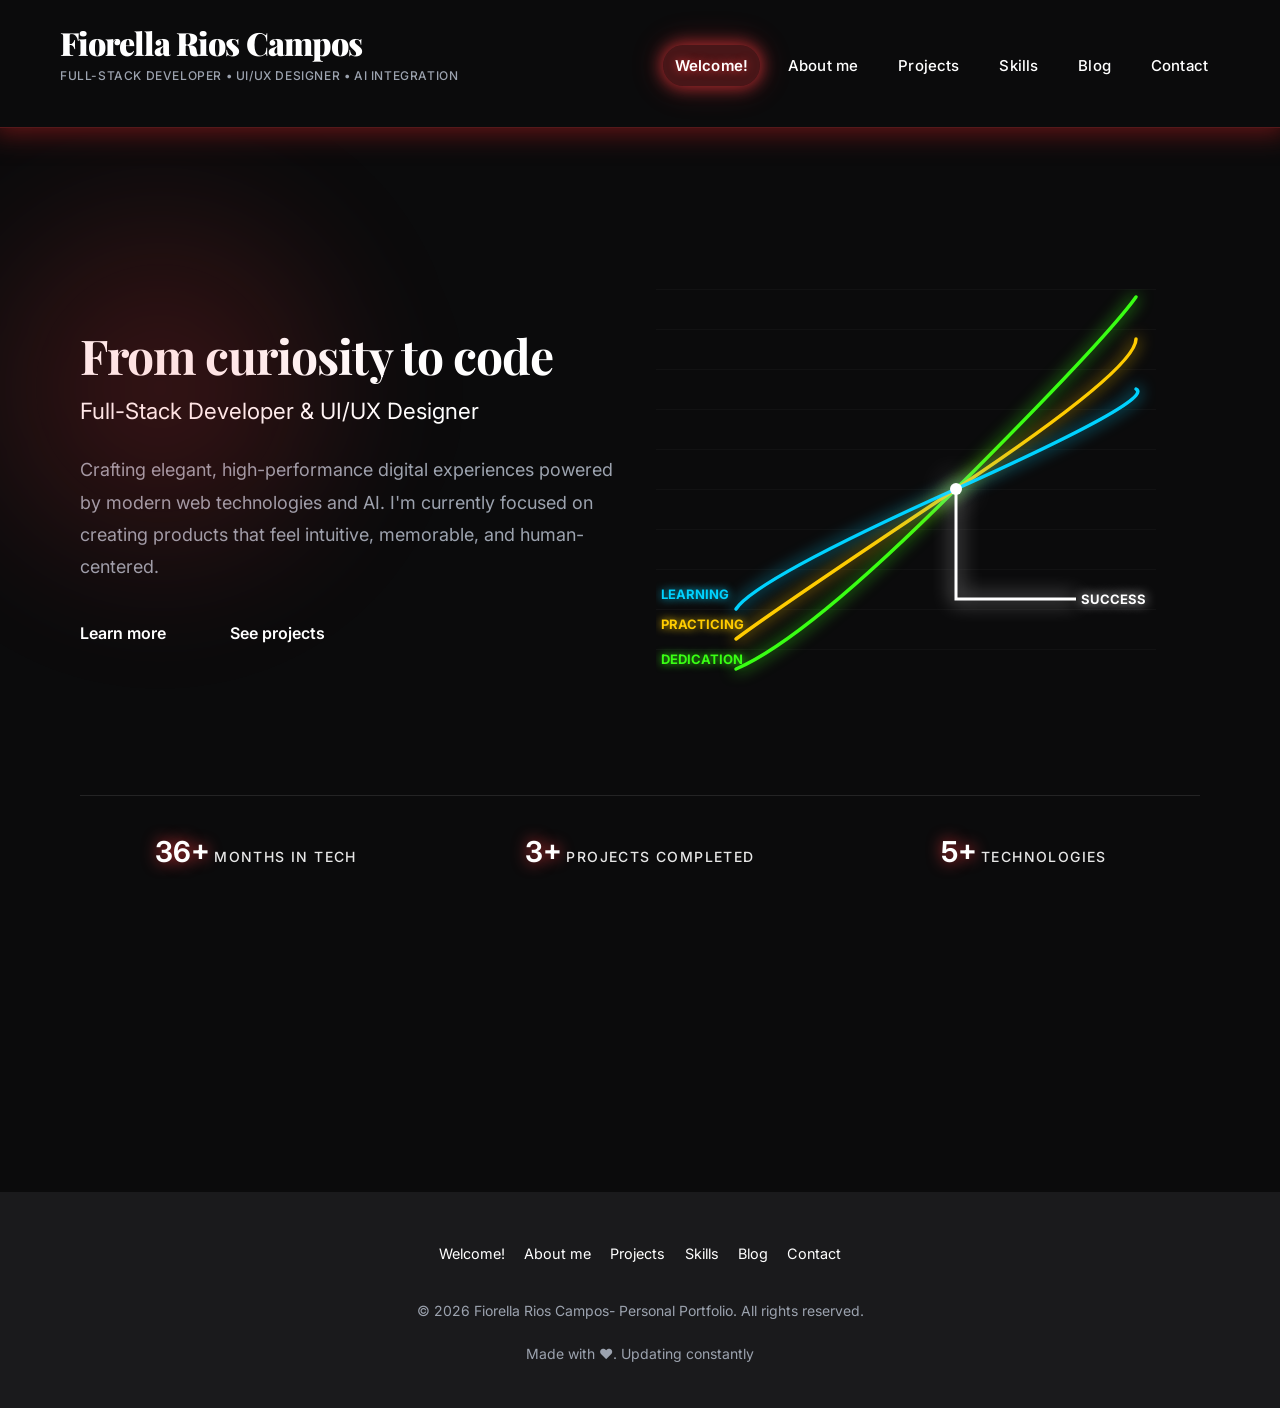
<file: index.html>
<!DOCTYPE html>
<html lang="en">
<head>
    <meta charset="UTF-8">
    <meta name="viewport" content="width=device-width, initial-scale=1.0">

    <title>Fiorella Rios Campos | Personal Portfolio</title>
    <meta name="description" content="Personal portfolio of Fiorella Rios Campos. Constantly expanding Web Development skills and showcasing projects and advancement.">
    <meta name="keywords" content="Fiorella Rios Campos, Web Development, Portfolio, Projects, Software, Programming, Fullstack, Frontend">
    <meta name="author" content="Fiorella Rios Campos">
    <meta name="robots" content="index,follow">
    
    <meta property="og:title" content="Fiorella - My personal portfolio">
  <meta property="og:description"
    content="Discover my trip learning and building new technologies.">
  <meta property="og:image" content="https://fiorella318.github.io/Fiorella-Rios-Campos.github.io/assets/img/about_2.jpeg">
  <meta property="og:url" content="https://fiorella318.github.io/Fiorella-Rios-Campos.github.io/">
  <meta property="og:type" content="website">
  <meta property="og:site_name" content="My personal Portfolio">

    <meta name="twitter:card" content="summary_large_image">
  <meta name="twitter:title" content="Fiorella, Web Development">
  <meta name="twitter:description" content="My personal portfolio as a professional Web Developer">
  <meta name="twitter:image" content="https://fiorella318.github.io/Fiorella-Rios-Campos.github.io/assets/img/about_2.jpeg">
  <meta name="twitter:creator" content="@Fiore1228080348">

    <link rel="canonical" href="https://fiorella318.github.io/Fiorella-Rios-Campos.github.io/">

    <link rel="icon" type="image/png" href="./assets/icons/favicon-96x96.png" sizes="96x96" />
<link rel="icon" type="image/svg+xml" href="./assets/icons/favicon.svg" />
<link rel="shortcut icon" href="./assets/icons/favicon.ico" />
<link rel="apple-touch-icon" sizes="180x180" href="./assets/icons/apple-touch-icon.png" />
<meta name="apple-mobile-web-app-title" content="Fiorella's portfolio" />
<link rel="manifest" href="./site.webmanifest" />

    <link rel="preconnect" href="https://fonts.googleapis.com" />
    <link rel="preconnect" href="https://fonts.gstatic.com" crossorigin />
    <link
    href="https://fonts.googleapis.com/css2?family=Inter:wght@300;400;500;600;700&family=Playfair+Display:wght@400;700;900&display=swap"
    rel="stylesheet" />

    <link rel="stylesheet" href="./assets/css/styles.css" />

    

    

</head>

<body>
    <header class="header">
        <div class="header__container">
            <div class="header__brand">
                <h1 class="header__name">Fiorella Rios Campos</h1>
                <p class="header__tagline">Full-Stack Developer • UI/UX Designer • AI Integration</p>
            </div>

        <nav class="nav">
            <ul class="nav__list">
                <li class="nav__item">
                    <a href="#welcome" class="nav__link nav__link--active">Welcome!</a>
                </li>
                <li class="nav__item">
                    <a href="./about.html" class="nav__link">About me</a>
                </li>
                <li class="nav__item">
                    <a href="./projects.html" class="nav__link">Projects</a>
                </li>
                <li class="nav__item">
                    <a href="./skills.html" class="nav__link">Skills</a>
                </li>
                <li class="nav__item">
                    <a href="./blog.html" class="nav__link">Blog</a>
                </li>
                <li class="nav__item">
                    <a href="./contact.html" class="nav__link">Contact</a>
                </li>    
            </ul>
        </nav>
        </div>

    </header>

    <main class="main">
        <section class="welcome" id="welcome">
            <div class="welcome__container">
                <div class="welcome__text-content">
                    <h2 class="welcome__title">From curiosity to code</h2>
                    <p class="welcome__subtitle">Full-Stack Developer & UI/UX Designer</p>
                    <p class="welcome__description">Crafting elegant, high-performance digital experiences powered by modern web technologies and AI. I'm currently focused on creating products that feel intuitive, memorable, and human-centered.</p>

                    <div class="welcome__actions">
                        <a href="./about.html" class="button button--primary">Learn more</a>
                        <a href="./projects.html" class="button button--secondary">See projects</a>
                    </div>
                </div>

                <div class="welcome__image-wrapper">
                       <div class="blueprint-grid"></div>
    <svg viewBox="0 0 500 400" class="skills-chart">
        <path class="line-path dedication-path" d="M80,380 Q150,350 300,200 T480,8" />
<path class="line-path practicing-path" d="M80,350 Q120,320 300,200 T480,50" />
<path class="line-path learning-path" d="M80,320 Q100,290 300,200 T480,100" />

        <circle class="intersection-point" cx="300" cy="200" r="6" />

        <path class="success-path" d="M300,200 L300,310 L420,310" />

        <text x="5" y="375" class="line-label glow-green">Dedication</text>
        <text x="5" y="340" class="line-label glow-yellow">Practicing</text>
        <text x="5" y="310" class="line-label glow-blue">Learning</text>
        <text x="425" y="315" class="line-label glow-white success-text">Success</text>
    </svg>
                    </div>

                <div class="welcome__stats">
                    <div class="stat">
                        <span class="stat__number">36+</span>
                        <span class="stat__label">Months in tech</span>
                    </div>
                    <div class="stat">
                        <span class="stat__number">3+</span>
                        <span class="stat__label">Projects completed</span>
                    </div>
                    <div class="stat">
                        <span class="stat__number">5+</span>
                        <span class="stat__label">Technologies</span>
                    </div>
                </div>

                
            </div>
        </section>
    </main>

    <footer class="footer">
        <div class="footer__container">
            <nav class="footer__nav">
                <ul class="footer__list">
                    <li class="footer__item"><a href="#welcome" class="footer__link">Welcome!</a></li>
                    <li class="footer__item"><a href="./about.html" class="footer__link">About me</a></li>
                    <li class="footer__item"><a href="./projects.html" class="footer__link">Projects</a></li>
                    <li class="footer__item"><a href="./skills.html" class="footer__link">Skills</a></li>
                    <li class="footer__item"><a href="./blog.html" class="footer__link">Blog</a></li>
                    <li class="footer__item"><a href="./contact.html" class="footer__link">Contact</a></li>
                    
                </ul>
            </nav>

            <p class="footer__copyright">
                © 2026 Fiorella Rios Campos- Personal Portfolio. All rights reserved.
            </p>
            <p class="footer__credits">Made with ❤️. Updating constantly</p>
        </div>

    </footer>


    <audio id="success-sound" src="./assets/audio/bell.mp3" preload="auto"></audio>
    <script src="./assets/js/main.js"></script>
</body>
</html>
</file>
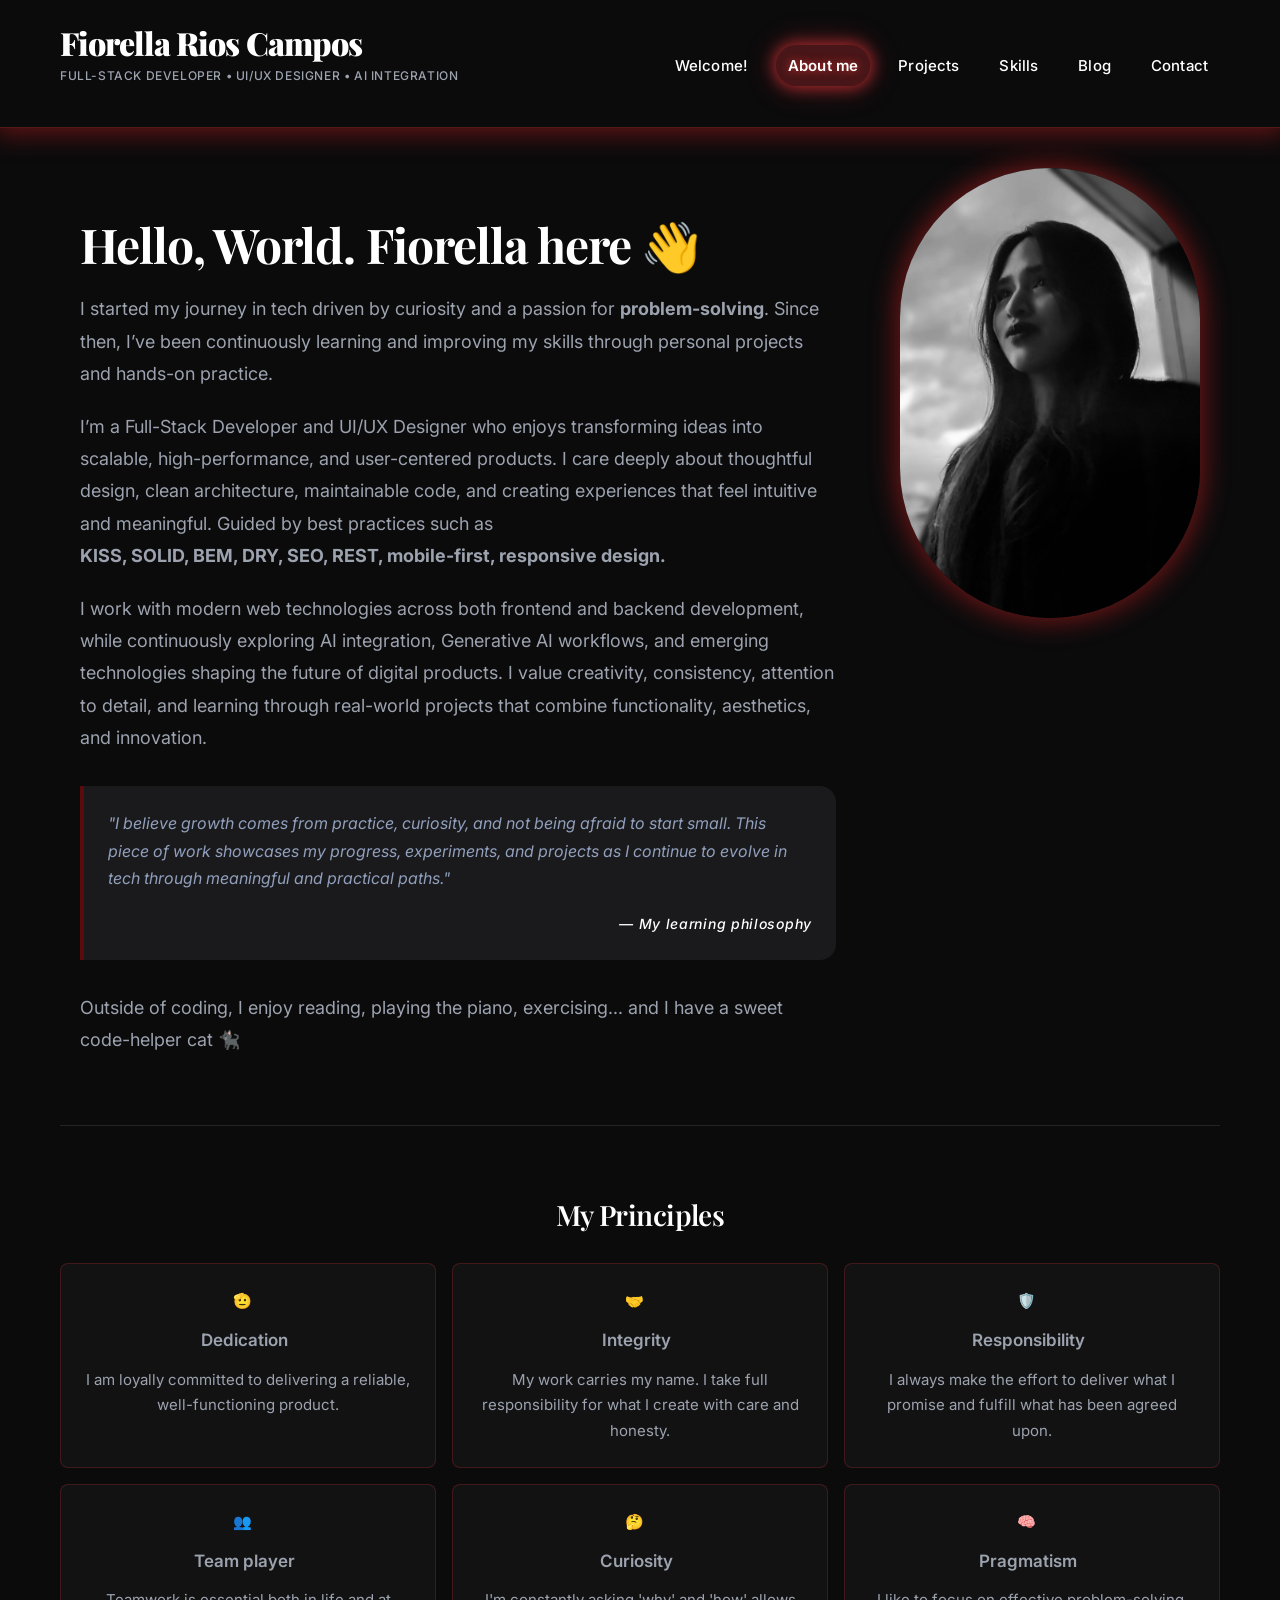
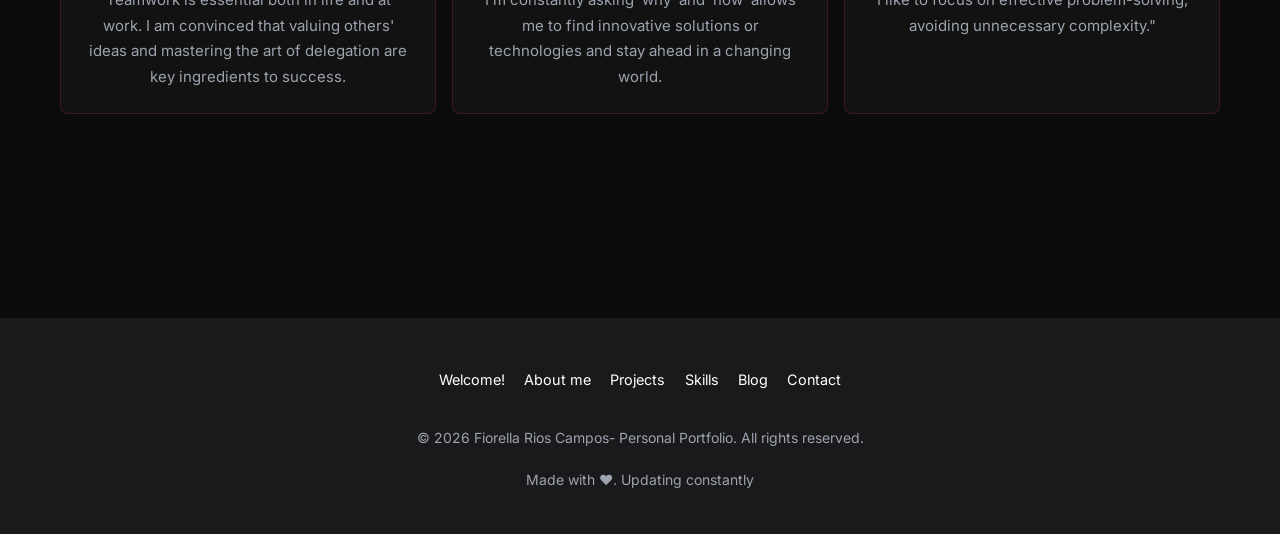
<file: about.html>
<!DOCTYPE html>
<html lang="en">
<head>
    <meta charset="UTF-8">
    <meta name="viewport" content="width=device-width, initial-scale=1.0">
    <title>About me | Fiorella Rios Campos</title>


     <meta name="description" content="About Fiorella Rios Campos.">
    <meta name="keywords" content="Fiorella Rios Campos, Web Development, Portfolio, Projects, Software, Programming, Fullstack, Frontend, About, Who">
    <meta name="author" content="Fiorella Rios Campos">
    <meta name="robots" content="index,follow">
    
    <meta property="og:title" content="About me - Fiorella">
  <meta property="og:description"
    content="This is something you should know about me professionally.">
  <meta property="og:image" content="https://fiorella318.github.io/Fiorella-Rios-Campos.github.io/assets/img/about_2.jpeg">
  <meta property="og:url" content="https://fiorella318.github.io/Fiorella-Rios-Campos.github.io/about.html">
  <meta property="og:type" content="website">
  <meta property="og:site_name" content="My personal Portfolio">

    <meta name="twitter:card" content="summary_large_image">
  <meta name="twitter:title" content="Fiorella, About me">
  <meta name="twitter:description" content="About Fiorella.">
  <meta name="twitter:image" content="https://fiorella318.github.io/Fiorella-Rios-Campos.github.io/assets/img/about_2.jpeg">
  <meta name="twitter:creator" content="@Fiore1228080348">

    <link rel="canonical" href="https://fiorella318.github.io/Fiorella-Rios-Campos.github.io/about.html">

    <link rel="icon" type="image/png" href="./assets/icons/favicon-96x96.png" sizes="96x96" />
<link rel="icon" type="image/svg+xml" href="./assets/icons/favicon.svg" />
<link rel="shortcut icon" href="./assets/icons/favicon.ico" />
<link rel="apple-touch-icon" sizes="180x180" href="./assets/icons/apple-touch-icon.png" />
<meta name="apple-mobile-web-app-title" content="Fiorella's portfolio" />
<link rel="manifest" href="./site.webmanifest" />


    <link rel="preconnect" href="https://fonts.googleapis.com" />
    <link rel="preconnect" href="https://fonts.gstatic.com" crossorigin />
    <link
    href="https://fonts.googleapis.com/css2?family=Inter:wght@300;400;500;600;700&family=Playfair+Display:wght@400;700;900&display=swap"
    rel="stylesheet" />

    <link rel="stylesheet" href="./assets/css/styles.css" />
</head>
<body>
    <header class="header">
        <div class="header__container">
            <div class="header__brand">
                <h1 class="header__name">Fiorella Rios Campos</h1>
                <p class="header__tagline">Full-Stack Developer • UI/UX Designer • AI Integration</p>
            </div>

        <nav class="nav">
            <ul class="nav__list">
                <li class="nav__item">
                    <a href="./index.html" class="nav__link">Welcome!</a>
                </li>
                <li class="nav__item">
                    <a href="#about-me" class="nav__link nav__link--active">About me</a>
                </li>
                <li class="nav__item">
                    <a href="./projects.html" class="nav__link">Projects</a>
                </li>
                <li class="nav__item">
                    <a href="./skills.html" class="nav__link">Skills</a>
                </li>
                <li class="nav__item">
                    <a href="./blog.html" class="nav__link">Blog</a>
                </li>
                <li class="nav__item">
                    <a href="./contact.html" class="nav__link">Contact</a>
                </li>
            </ul>
        </nav>
        </div>

    </header>
    
    <main class="main">
        <section class="about" id="about-me">
            <div class="about__container">
                <div class="about__image-container">
                    <img src="./assets/img/about_2.jpeg" alt="Fiorella" class="about__image">
                </div>

                <div class="about__content">
                <h2 class="about__title">Hello, World. Fiorella here 👋</h2>
                <p class="about__text">I started my journey in tech driven by curiosity and a passion for <b>problem-solving</b>. Since then, I’ve been continuously learning and improving my skills through personal projects and hands-on practice.</p>

                <p class="about__text">I’m a Full-Stack Developer and UI/UX Designer who enjoys transforming ideas into scalable, high-performance, and user-centered products. I care deeply about thoughtful design, clean architecture, maintainable code, and creating experiences that feel intuitive and meaningful. Guided by best practices such as <b>KISS, SOLID, BEM, DRY, SEO, REST, mobile-first, responsive design.</b>

                <p class="about__text">I work with modern web technologies across both frontend and backend development, while continuously exploring AI integration, Generative AI workflows, and emerging technologies shaping the future of digital products. I value creativity, consistency, attention to detail, and learning through real-world projects that combine functionality, aesthetics, and innovation.</p>
 </p>
                <blockquote class="about__quote"> 
                    <p class="about__quote-text">"I believe growth comes from practice, curiosity, and not being afraid to start small. This piece of work showcases my progress, experiments, and projects as I continue to evolve in tech through meaningful and practical paths."</p>
                    <cite class="about__quote-author">— My learning philosophy</cite>
                </blockquote>
                
            
                <p class="about__text">Outside of coding, I enjoy reading, playing the piano, exercising... and I have a sweet code-helper cat 🐈‍⬛</p>
                </div>
            </div>
            

                <div class="about__principles principles">
                    <h3 class="principles__title">My Principles</h3>
                    <ul class="principles__list">
                        <li class="principles__item">
                            <span class="principles__icon" role="img" aria-label="dedication">🫡</span>
                            <strong>Dedication</strong>
                            <span>I am loyally committed to delivering a reliable, well-functioning product.</span>
                        </li>

                        <li class="principles__item">
                            <span class="principles__icon" role="img" aria-label="integrity">🤝</span>
                            <strong>Integrity</strong>
                            <span>My work carries my name. I take full responsibility for what I create with care and honesty.</span>
                        </li>

                        <li class="principles__item">
                            <span class="principles__icon" role="img" aria-label="responsibility">🛡️</span>
                            <strong>Responsibility</strong>
                            <span>I always make the effort to deliver what I promise and fulfill what has been agreed upon.</span>
                        </li>

                        <li class="principles__item">
                            <span class="principles__icon" role="img" aria-label="team">👥</span>
                            <strong>Team player</strong>
                            <span>Teamwork is essential both in life and at work. I am convinced that valuing others' ideas and mastering the art of delegation are key ingredients to success.</span>
                        </li>

                        <li class="principles__item">
                            <span class="principles__icon" role="img" aria-label="curiosity">🤔</span>
                            <strong>Curiosity</strong>
                            <span>I'm constantly asking 'why' and 'how' allows me to find innovative solutions or technologies and stay ahead in a changing world.</span>
                        </li>

                        <li class="principles__item">
                            <span class="principles__icon" role="img" aria-label="pragmatism">🧠</span>
                            <strong>Pragmatism</strong>
                            <span>I like to focus on effective problem-solving, avoiding unnecessary complexity."</span>
                        </li>
                    </ul>
                </div>
            
        </section>
    </main>

    <footer class="footer">
        <div class="footer__container">
            <nav class="footer__nav">
                <ul class="footer__list">
                    <li class="footer__item"><a href="./index.html" class="footer__link">Welcome!</a></li>
                    <li class="footer__item"><a href="#about-me" class="footer__link">About me</a></li>
                    <li class="footer__item"><a href="./projects.html" class="footer__link">Projects</a></li>
                    <li class="footer__item"><a href="./skills.html" class="footer__link">Skills</a></li>
                    <li class="footer__item"><a href="./blog.html" class="footer__link">Blog</a></li>
                    <li class="footer__item"><a href="./contact.html" class="footer__link">Contact</a></li>
                </ul>
            </nav>

            <p class="footer__copyright">
                © 2026 Fiorella Rios Campos- Personal Portfolio. All rights reserved.
            </p>
            <p class="footer__credits">Made with ❤️. Updating constantly</p>
        </div>

    </footer>
    <script src="./assets/js/main.js"></script>
</body>
</html>
</file>
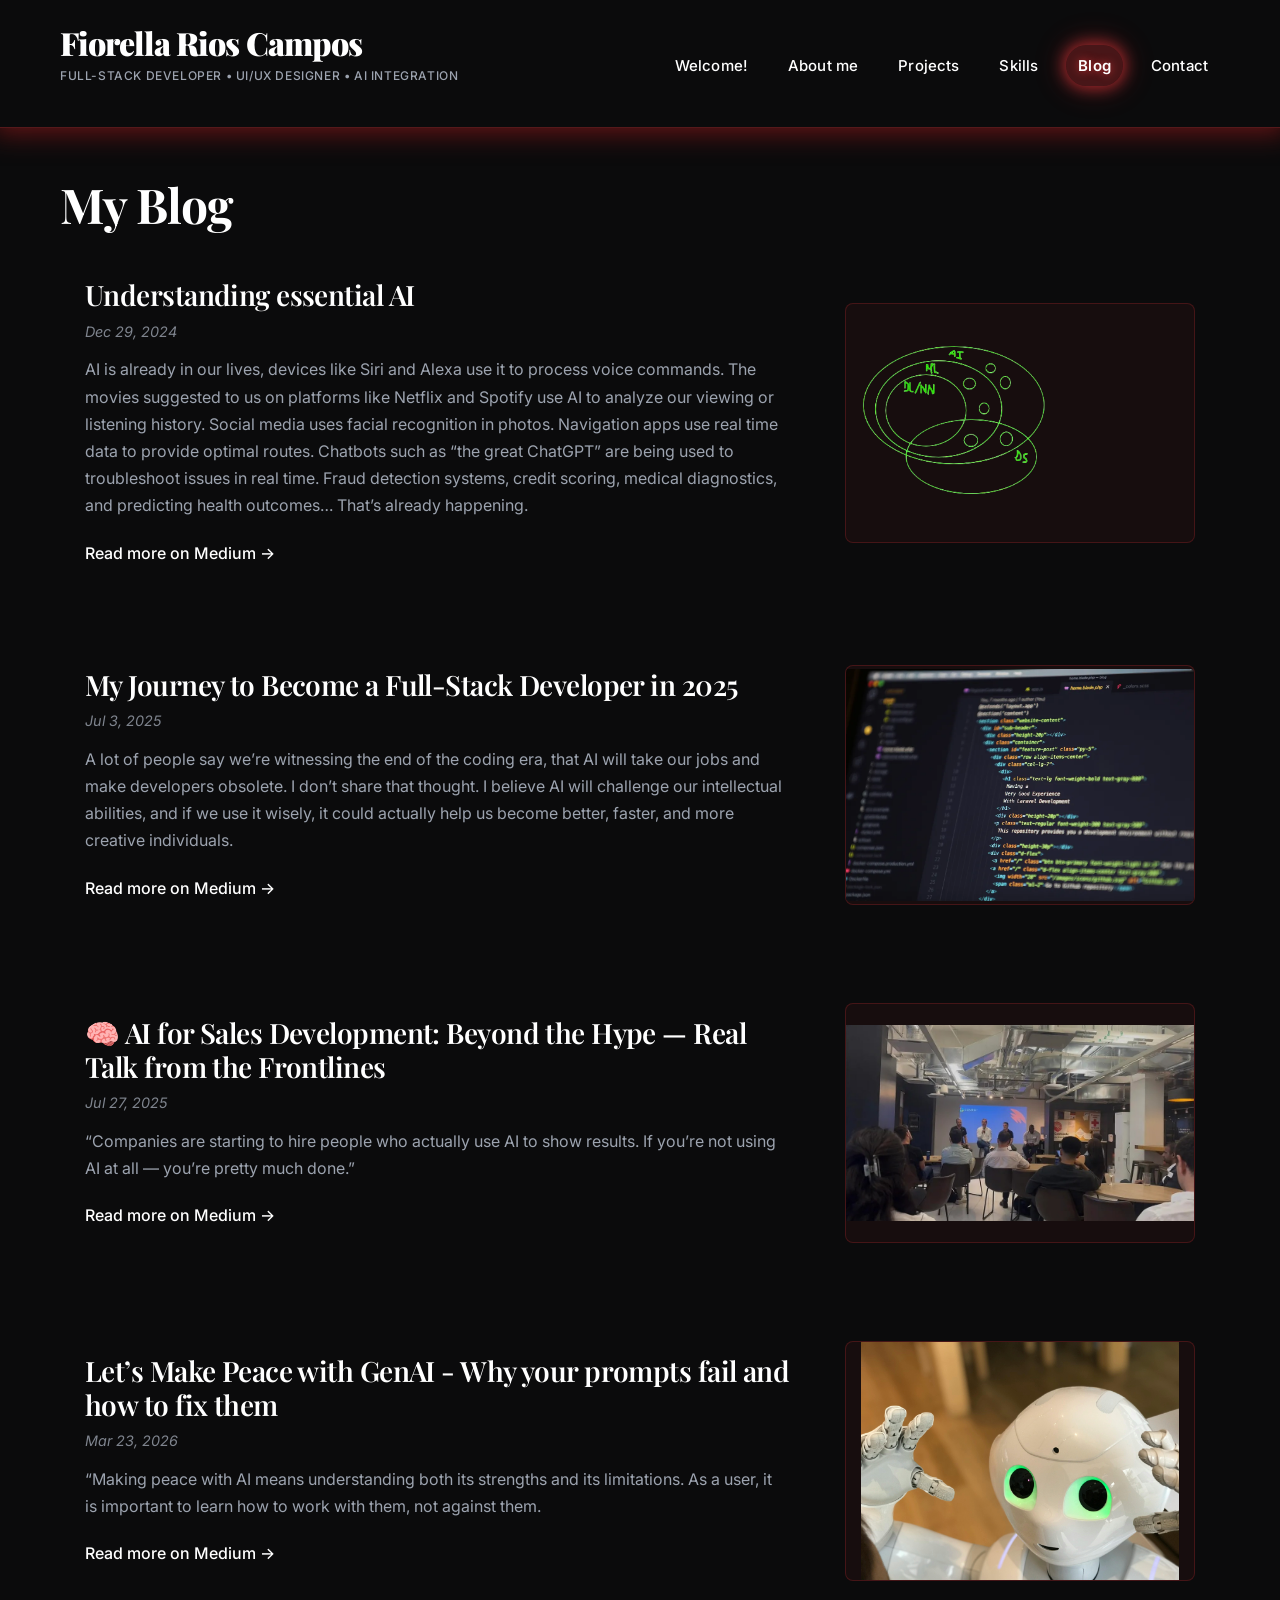
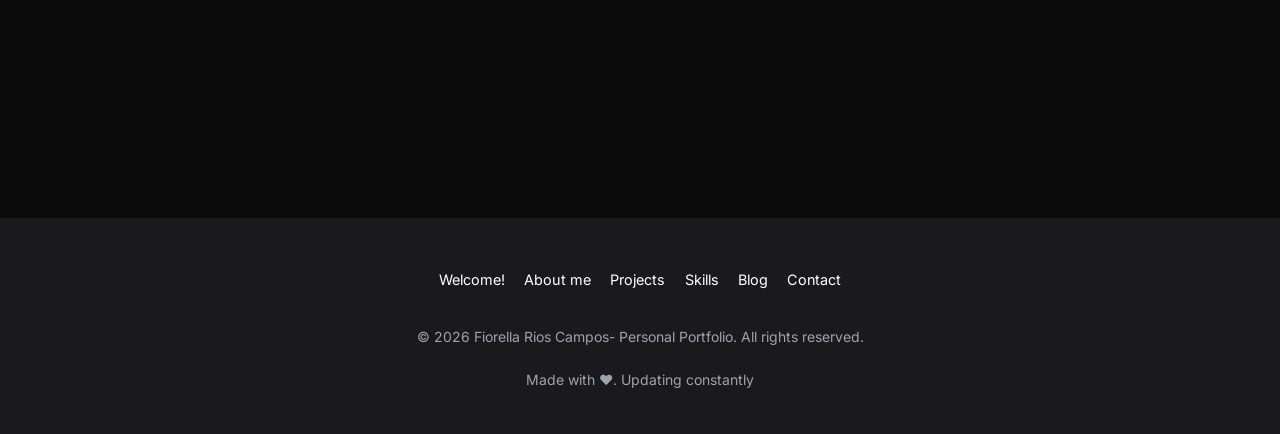
<file: blog.html>
<!DOCTYPE html>
<html lang="en">
<head>
    <meta charset="UTF-8">
    <meta name="viewport" content="width=device-width, initial-scale=1.0">
    <title>Blog | Fiorella Rios Campos</title>


    <meta name="description" content="Personal blog of Fiorella Rios Campos. When she has the time, she enjoys writing.">
    <meta name="keywords" content="Fiorella Rios Campos, Web Development, Portfolio, Projects, Software, Programming, Fullstack, Frontend, Blog, Information">
    <meta name="author" content="Fiorella Rios Campos">
    <meta name="robots" content="index,follow">
    
    <meta property="og:title" content="Blog - Fiorella">
  <meta property="og:description"
    content="Read a little bit of my work, I like to write accurate information.">
  <meta property="og:image" content="https://fiorella318.github.io/Fiorella-Rios-Campos.github.io/assets/img/about_2.jpeg">
  <meta property="og:url" content="https://fiorella318.github.io/Fiorella-Rios-Campos.github.io/blog.html">
  <meta property="og:type" content="website">
  <meta property="og:site_name" content="My personal Portfolio">

    <meta name="twitter:card" content="summary_large_image">
  <meta name="twitter:title" content="Fiorella, Blog">
  <meta name="twitter:description" content="Fiorella's Blog posts.">
  <meta name="twitter:image" content="https://fiorella318.github.io/Fiorella-Rios-Campos.github.io/assets/img/about_2.jpeg">
  <meta name="twitter:creator" content="@Fiore1228080348">

    <link rel="canonical" href="https://fiorella318.github.io/Fiorella-Rios-Campos.github.io/blog.html">

    <link rel="icon" type="image/png" href="./assets/icons/favicon-96x96.png" sizes="96x96" />
<link rel="icon" type="image/svg+xml" href="./assets/icons/favicon.svg" />
<link rel="shortcut icon" href="./assets/icons/favicon.ico" />
<link rel="apple-touch-icon" sizes="180x180" href="./assets/icons/apple-touch-icon.png" />
<meta name="apple-mobile-web-app-title" content="Fiorella's portfolio" />
<link rel="manifest" href="./site.webmanifest" />

    
    <link rel="preconnect" href="https://fonts.googleapis.com" />
    <link rel="preconnect" href="https://fonts.gstatic.com" crossorigin />
    <link
    href="https://fonts.googleapis.com/css2?family=Inter:wght@300;400;500;600;700&family=Playfair+Display:wght@400;700;900&display=swap"
    rel="stylesheet" />

    <link rel="stylesheet" href="./assets/css/styles.css" />
</head>
<body>
    <header class="header">
        <div class="header__container">
            <div class="header__brand">
                <h1 class="header__name">Fiorella Rios Campos</h1>
                <p class="header__tagline">Full-Stack Developer • UI/UX Designer • AI Integration</p>
            </div>

        <nav class="nav">
            <ul class="nav__list">
                <li class="nav__item">
                    <a href="./index.html" class="nav__link">Welcome!</a>
                </li>
                <li class="nav__item">
                    <a href="./about.html" class="nav__link">About me</a>
                </li>
                <li class="nav__item">
                    <a href="./projects.html" class="nav__link">Projects</a>
                </li>
                <li class="nav__item">
                    <a href="./skills.html" class="nav__link">Skills</a>
                </li>
                <li class="nav__item">
                    <a href="#blog" class="nav__link nav__link--active">Blog</a>
                </li>
                <li class="nav__item">
                    <a href="./contact.html" class="nav__link">Contact</a>
                </li>
            </ul>
        </nav>
        </div>

    </header>

    <main class="main">
        <section class="blog" id="blog">
            <div class="blog__container">
                <h2 class="blog__title">My Blog</h2>

                <div class="blog__list">
                    <article class="blog__post post">
                        <div class="post__image-container">
                            <img src="./assets/img/article1.jpg" alt="Conference" class="post__img">
                        </div>

                        <div class="post__content">
                        <header class="post__header">
                            <h3 class="post__title">Understanding essential AI</h3>
                            <time datetime="2024-12-29" class="post__date"><em>Dec 29, 2024</em></time>
                        </header>
        
                        <p class="post__summary">AI is already in our lives, devices like Siri and Alexa use it to process voice commands. The movies suggested to us on platforms like Netflix and Spotify use AI to analyze our viewing or listening history. Social media uses facial recognition in photos. Navigation apps use real time data to provide optimal routes. Chatbots such as “the great ChatGPT” are being used to troubleshoot issues in real time. Fraud detection systems, credit scoring, medical diagnostics, and predicting health outcomes… That’s already happening.
                        </p>
                        
                        <div class="post__links">
                        <a href="https://medium.com/@rioscamposfiorella/understanding-essential-ai-13c5e846d482" class="post__link" target="_blank" rel="noopener noreferrer">Read more on Medium →</a>
                        </div>
                    </div>
                    </article>
                    
                    <article class="blog__post post">
                        <div class="post__image-container">
                            <img src="./assets/img/article2.jpg" alt="Referencial Image" class="post__img">
                        </div>
                        <div class="post__content">
                        <header class="post__header">
                            <h3 class="post__title">My Journey to Become a Full-Stack Developer in 2025</h3>
                            <time datetime="2025-07-03" class="post__date"><em>Jul 3, 2025</em></time>
                        </header>
        
                        <p class="post__summary">A lot of people say we’re witnessing the end of the coding era, that AI will take our jobs and make developers obsolete.
                        I don’t share that thought.
                        I believe AI will challenge our intellectual abilities, and if we use it wisely, it could actually help us become better, faster, and more creative individuals.
                        </p>
                        <div class="post__links">
                        <a href="https://medium.com/@rioscamposfiorella/my-journey-to-become-a-full-stack-developer-in-2025-a99cb2b727f1" class="post__link" target="_blank" rel="noopener noreferrer">Read more on Medium →</a>
                        </div>    
                    </div>
                    </article>

                    <article class="blog__post post">
                        <div class="post__image-container">
                            <img src="./assets/img/article3.jpg" alt="AI representation" class="post__img">
                        </div>

                        <div class="post__content">
                        <header class="post__header">
                            <h3 class="post__title"><span role="img" aria-label="brain">🧠</span> AI for Sales Development: Beyond the Hype — Real Talk from the Frontlines</h3>
                            <time datetime="2025-07-27" class="post__date"><em>Jul 27, 2025</em></time>
                        </header>
        
                        <p class="post__summary">“Companies are starting to hire people who actually use AI to show results. If you’re not using AI at all — you’re pretty much done.”
                        </p>
                        <div class="post__links">
                        <a href="https://medium.com/@rioscamposfiorella/ai-for-sales-development-beyond-the-hype-real-talk-from-the-frontlines-cdf8781dad62" class="post__link" target="_blank" rel="noopener noreferrer">Read more on Medium →</a>
                    </div>    
                    </div>
                    </article>

                    <article class="blog__post post">
                        <div class="post__image-container">
                            <img src="./assets/img/article4.jpg" alt="AI representation" class="post__img">
                        </div>

                        <div class="post__content">
                        <header class="post__header">
                            <h3 class="post__title">Let’s Make Peace with GenAI - Why your prompts fail and how to fix them</h3>
                            <time datetime="2025-07-27" class="post__date"><em>Mar 23, 2026</em></time>
                        </header>
        
                        <p class="post__summary">“Making peace with AI means understanding both its strengths and its limitations.
As a user, it is important to learn how to work with them, not against them.
                        <div class="post__links">
                        <a href="https://medium.com/@rioscamposfiorella/lets-make-peace-with-genai-b71a66a69058" class="post__link" target="_blank" rel="noopener noreferrer">Read more on Medium →</a>
                    </div>    
                    </div>
                    </article>
                </div>
            </div>
        </section>
    </main>

    <footer class="footer">
        <div class="footer__container">
            <nav class="footer__nav">
                <ul class="footer__list">
                    <li class="footer__item"><a href="./index.html" class="footer__link">Welcome!</a></li>
                    <li class="footer__item"><a href="./about.html" class="footer__link">About me</a></li>
                    <li class="footer__item"><a href="./projects.html" class="footer__link">Projects</a></li>
                    <li class="footer__item"><a href="./skills.html" class="footer__link">Skills</a></li>
                    <li class="footer__item"><a href="#blog" class="footer__link">Blog</a></li>
                    <li class="footer__item"><a href="./contact.html" class="footer__link">Contact</a></li>
                </ul>
            </nav>

            <p class="footer__copyright">
                © 2026 Fiorella Rios Campos- Personal Portfolio. All rights reserved.
            </p>
            <p class="footer__credits">Made with ❤️. Updating constantly</p>
        </div>

    </footer>
    <script src="./assets/js/main.js"></script>
</body>
</html>
</file>
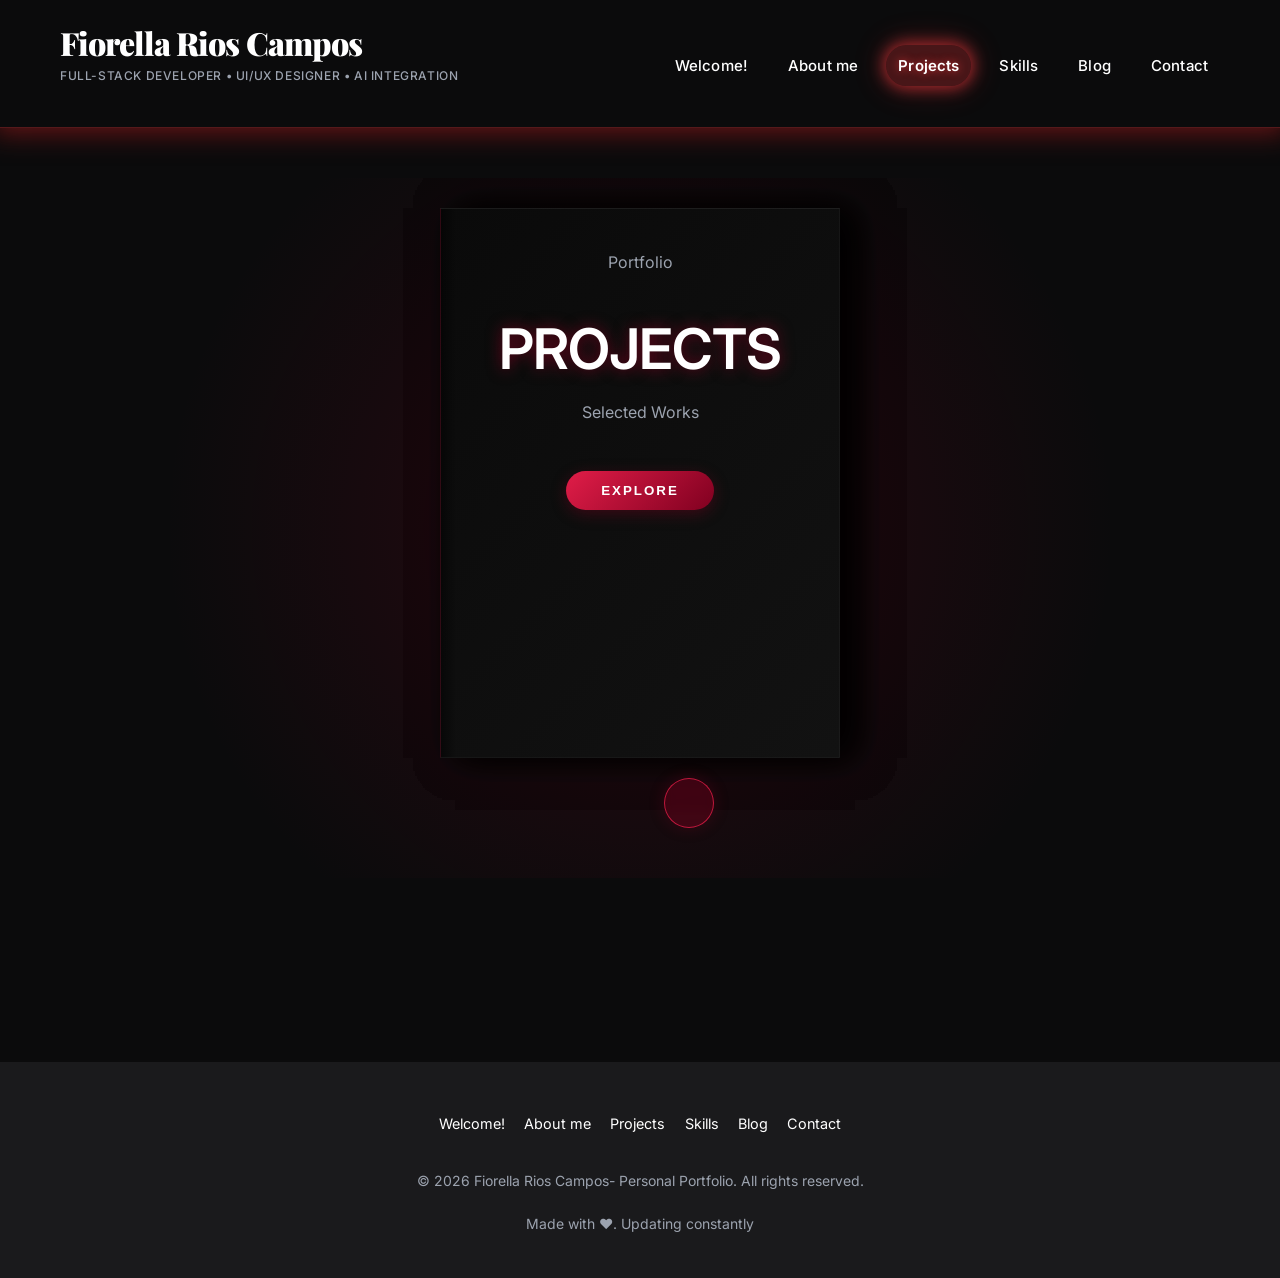
<file: projects.html>
<!DOCTYPE html>
<html lang="en">
<head>
    <meta charset="UTF-8">
    <meta name="viewport" content="width=device-width, initial-scale=1.0">
    <title>Projects | Fiorella Rios Campos</title>

    <meta name="description" content="Proyects of Fiorella. Discover some of the latest works.">
    <meta name="keywords" content="Fiorella Rios Campos, Web Development, Portfolio, Projects, Software, Programming, Fullstack, Frontend">
    <meta name="author" content="Fiorella Rios Campos">
    <meta name="robots" content="index,follow">
    
    <meta property="og:title" content="Projects - Fiorella">
  <meta property="og:description"
    content="Look at some selected projects I've made, hopefully it's something inspiring for you ;)">
  <meta property="og:image" content="https://fiorella318.github.io/Fiorella-Rios-Campos.github.io/assets/img/about_2.jpeg">
  <meta property="og:url" content="https://fiorella318.github.io/Fiorella-Rios-Campos.github.io/projects.html">
  <meta property="og:type" content="website">
  <meta property="og:site_name" content="My personal Portfolio">

    <meta name="twitter:card" content="summary_large_image">
  <meta name="twitter:title" content="Fiorella, Projects">
  <meta name="twitter:description" content="Projects">
  <meta name="twitter:image" content="https://fiorella318.github.io/Fiorella-Rios-Campos.github.io/assets/img/about_2.jpeg">
  <meta name="twitter:creator" content="@Fiore1228080348">

    <link rel="canonical" href="https://fiorella318.github.io/Fiorella-Rios-Campos.github.io/projects.html">

    <link rel="icon" type="image/png" href="./assets/icons/favicon-96x96.png" sizes="96x96" />
<link rel="icon" type="image/svg+xml" href="./assets/icons/favicon.svg" />
<link rel="shortcut icon" href="./assets/icons/favicon.ico" />
<link rel="apple-touch-icon" sizes="180x180" href="./assets/icons/apple-touch-icon.png" />
<meta name="apple-mobile-web-app-title" content="Fiorella's portfolio" />
<link rel="manifest" href="./site.webmanifest" />


    <link rel="preconnect" href="https://fonts.googleapis.com" />
    <link rel="preconnect" href="https://fonts.gstatic.com" crossorigin />
    <link
    href="https://fonts.googleapis.com/css2?family=Inter:wght@300;400;500;600;700&family=Playfair+Display:wght@400;700;900&display=swap"
    rel="stylesheet" />

    <link rel="stylesheet" href="./assets/css/styles.css" />
</head>
<body>

    <header class="header">
        <div class="header__container">
            <div class="header__brand">
                <h1 class="header__name">Fiorella Rios Campos</h1>
                <p class="header__tagline">Full-Stack Developer • UI/UX Designer • AI Integration</p>
            </div>

        <nav class="nav">
            <ul class="nav__list">
                <li class="nav__item">
                    <a href="./index.html" class="nav__link">Welcome!</a>
                </li>
                <li class="nav__item">
                    <a href="./about.html" class="nav__link">About me</a>
                </li>
                <li class="nav__item">
                    <a href="#projects" class="nav__link nav__link--active">Projects</a>
                </li>
                <li class="nav__item">
                    <a href="./skills.html" class="nav__link">Skills</a>
                </li>
                <li class="nav__item">
                    <a href="./blog.html" class="nav__link">Blog</a>
                </li>
                <li class="nav__item">
                    <a href="./contact.html" class="nav__link">Contact</a>
                </li>
            </ul>
        </nav>
        </div>

    </header>

    <main class="main">
        <section class="projects" id="projects">
            
    <div class="project__container">
    
    <div class="book__system">
        

        <div id="book-container" class="book-container">
            <div id="book" class="book">
                <div class="paper">
                    <div class="front">
                        <div class="content cover-design">
                            <div class="cover-border">
                                <span class="cover-tag">Portfolio</span>
                                <h3 class="book__cover-title">PROJECTS</h3>
                                <div class="cover-line"></div>
                                <p class="cover-subtitle">Selected Works</p>
                                <button class="open-btn" onclick="goNextPage()">EXPLORE</button>
                            </div>
                        </div>
                    </div>
                    <div class="back">
                        <div class="content index-page">
                            <h4>INDEX</h4>
                            <ul class="book__index-list">
                                <li onclick="jumpToPage(2, false)">01. Climate Intelligence</li>
                                <li onclick="jumpToPage(2, true)">02. Mokepon Game</li>
                                <li onclick="jumpToPage(3, false)">03. Flowy</li>
                                <li onclick="jumpToPage(3, true)">04. Facial Recognition</li>
                                <li onclick="jumpToPage(4, false)">05. Support Tickets</li>
                                <li onclick="jumpToPage(4, true)">06. It's not just Code</li>
                            </ul>
                        </div>
                    </div>
                </div>

                <div class="paper">
                    <div class="front">
                        <div class="content project-node">
                            <span class="p-num">01</span>
                            <h4>Climate Intelligence</h4>
                            <div class="p-media"><img src="./assets/img/preview1.png" alt="P1"></div>
                            <div class="project-info-container">
                            <p class="project-description" data-text="Platform designed to support decision-making for travelers. The system not only consumes real-time weather data but also processes environmental variables to generate contextual recommendations for luggage and logistics."></p><a class="nav__link" href="https://github.com/Fiorella318/Climate-Intelligence" target="_blank" rel="noopener noreferrer">README</a>
                            </div>
                            <a href="https://climate-intelligence.vercel.app/" class="p-link" target="_blank" rel="noopener noreferrer">Look it up</a>
                        </div>
                    </div>
                    <div class="back">
                        <div class="content project-node">
                            <span class="p-num">02</span>
                            <h4>Mokepon Game</h4>
                            <div class="video-container">
                                <iframe width="560" height="150" src="https://www.youtube.com/embed/M7SUy_WTV6I?si=pO-vZ9JYaRZtIOTG" title="YouTube video player" frameborder="0" allow="accelerometer; autoplay; clipboard-write; encrypted-media; gyroscope; picture-in-picture; web-share" referrerpolicy="strict-origin-when-cross-origin" allowfullscreen></iframe>
</div>
                            <p class="project-description" data-text="A browser game inspired inspired by some battle game's mechanics. The project focuses on DOM manipulation, dynamic state management, modular architecture, and responsive UI design. Ensures scalability and maintainability."></p>
                            <a href="https://github.com/Fiorella318/MokeponGame" class="p-link" target="_blank" rel="noopener noreferrer">Look it up</a>
                        </div>
                    </div>
                </div>

                <div class="paper">
                    <div class="front">
                        <div class="content project-node">
                            <span class="p-num">03</span>
                            <h4>Flowy </h4>
                            <div class="video-container">
                                <iframe width="560" height="150" src="https://www.youtube.com/embed/Ptuzy30be9s?si=otkpX0lemNPI8jSV" title="YouTube video player" frameborder="0" allow="accelerometer; autoplay; clipboard-write; encrypted-media; gyroscope; picture-in-picture; web-share" referrerpolicy="strict-origin-when-cross-origin" allowfullscreen></iframe>
</div>
                            <p class="project-description" data-text="Flowy is an AI (API) recipe assistant that turns your ingredients into personalized meals in seconds. Use text or voice input and get smart recipe suggestions instantly."></p>
                            <a class="nav__link" href="https://github.com/Fiorella318/flowy-recipe-finder-application" target="_blank" rel="noopener noreferrer">README</a>

                            <a href="https://flowy-t3c.caffeine.xyz" class="p-link" target="_blank" rel="noopener noreferrer">Look it up</a>
                        </div>
                    </div>
                    <div class="back">
                        <div class="content project-node">
                            <span class="p-num">04</span>
                            <h4>Facial Recognition</h4>
                            <div class="p-media"><img src="./assets/img/preview4.png" alt="P4"></div>
                            <p class="project-description" data-text="Leveraging Python with computer vision libraries to detect and recognize human faces from live video input. This application captures and process data, extracts facial landmarks, and generates unique encodings that allow real-time comparison against a predefined dataset."></p>
                            <a class="nav__link" href="https://github.com/Fiorella318/Facial-Recognition" target="_blank" rel="noopener noreferrer">README</a>
                            <a href="#" class="p-link">Not yet on the web</a>
                        </div>
                    </div>
                    
                </div>

                <div class="paper">
                    <div class="front">
                        <div class="content project-node">
                            <span class="p-num">05</span>
                            <h4>Support Tickets</h4>
                            <div class="p-media"><img src="./assets/img/preview5.png" alt="P5"></div>
                            <p class="project-description" data-text="Tool for companies to manage customer issues in an organized way. Focused on a platform of quick filters so the support team avoid time wasting. Including a form with intelligent validations to prevent erroneous data."></p><a class="nav__link" href="https://github.com/Fiorella318/Support-Tickets" target="_blank" rel="noopener noreferrer">README</a>
                            <a href="https://support-tickets-sepia.vercel.app/" class="p-link" target="_blank" rel="noopener noreferrer" >Look it up</a>
                        </div>
                    </div>
                    <div class="back">
                        <div class="content project-node">
                            <span class="p-num">06</span>
                            <h4>It's not just Code</h4>
                            <div class="p-media"><img src="./assets/img/article2.jpg" alt="P6"></div>
                            <p class="project-description" data-text="Project in progress."></p>
                            <a class="nav__link" href="https://docs.google.com/presentation/d/1dtvXpBmrqhFxuqhgw2k_VYFEzmFfn5wyL-7RSLIS3oE/edit?usp=sharing" target="_blank" rel="noopener noreferrer">Design Preview Here</a>
                            <a href="#" class="p-link">Not yet on the web</a>
                        </div>
                    </div>
                </div>

            </div>
        </div>
        <div class="control-buttons">
        <button id="prev-btn" class="book-nav-btn"><i class="fas fa-chevron-left"></i></button>
        <button id="next-btn" class="book-nav-btn"><i class="fas fa-chevron-right"></i></button>
        </div>
    </div>
    </div>
</section>
</main>

    <footer class="footer">
        <div class="footer__container">
            <nav class="footer__nav">
                <ul class="footer__list">
                    <li class="footer__item"><a href="./index.html" class="footer__link">Welcome!</a></li>
                    <li class="footer__item"><a href="./about.html" class="footer__link">About me</a></li>
                    <li class="footer__item"><a href="#projects" class="footer__link">Projects</a></li>
                    <li class="footer__item"><a href="./skills.html" class="footer__link">Skills</a></li>
                    <li class="footer__item"><a href="./blog.html" class="footer__link">Blog</a></li>
                    <li class="footer__item"><a href="./contact.html" class="footer__link">Contact</a></li>
                </ul>
            </nav>

            <p class="footer__copyright">
                © 2026 Fiorella Rios Campos- Personal Portfolio. All rights reserved.
            </p>
            <p class="footer__credits">Made with ❤️. Updating constantly</p>
        </div>

    </footer>
    <script src="./assets/js/main.js"></script>
</body>
</html>
</file>
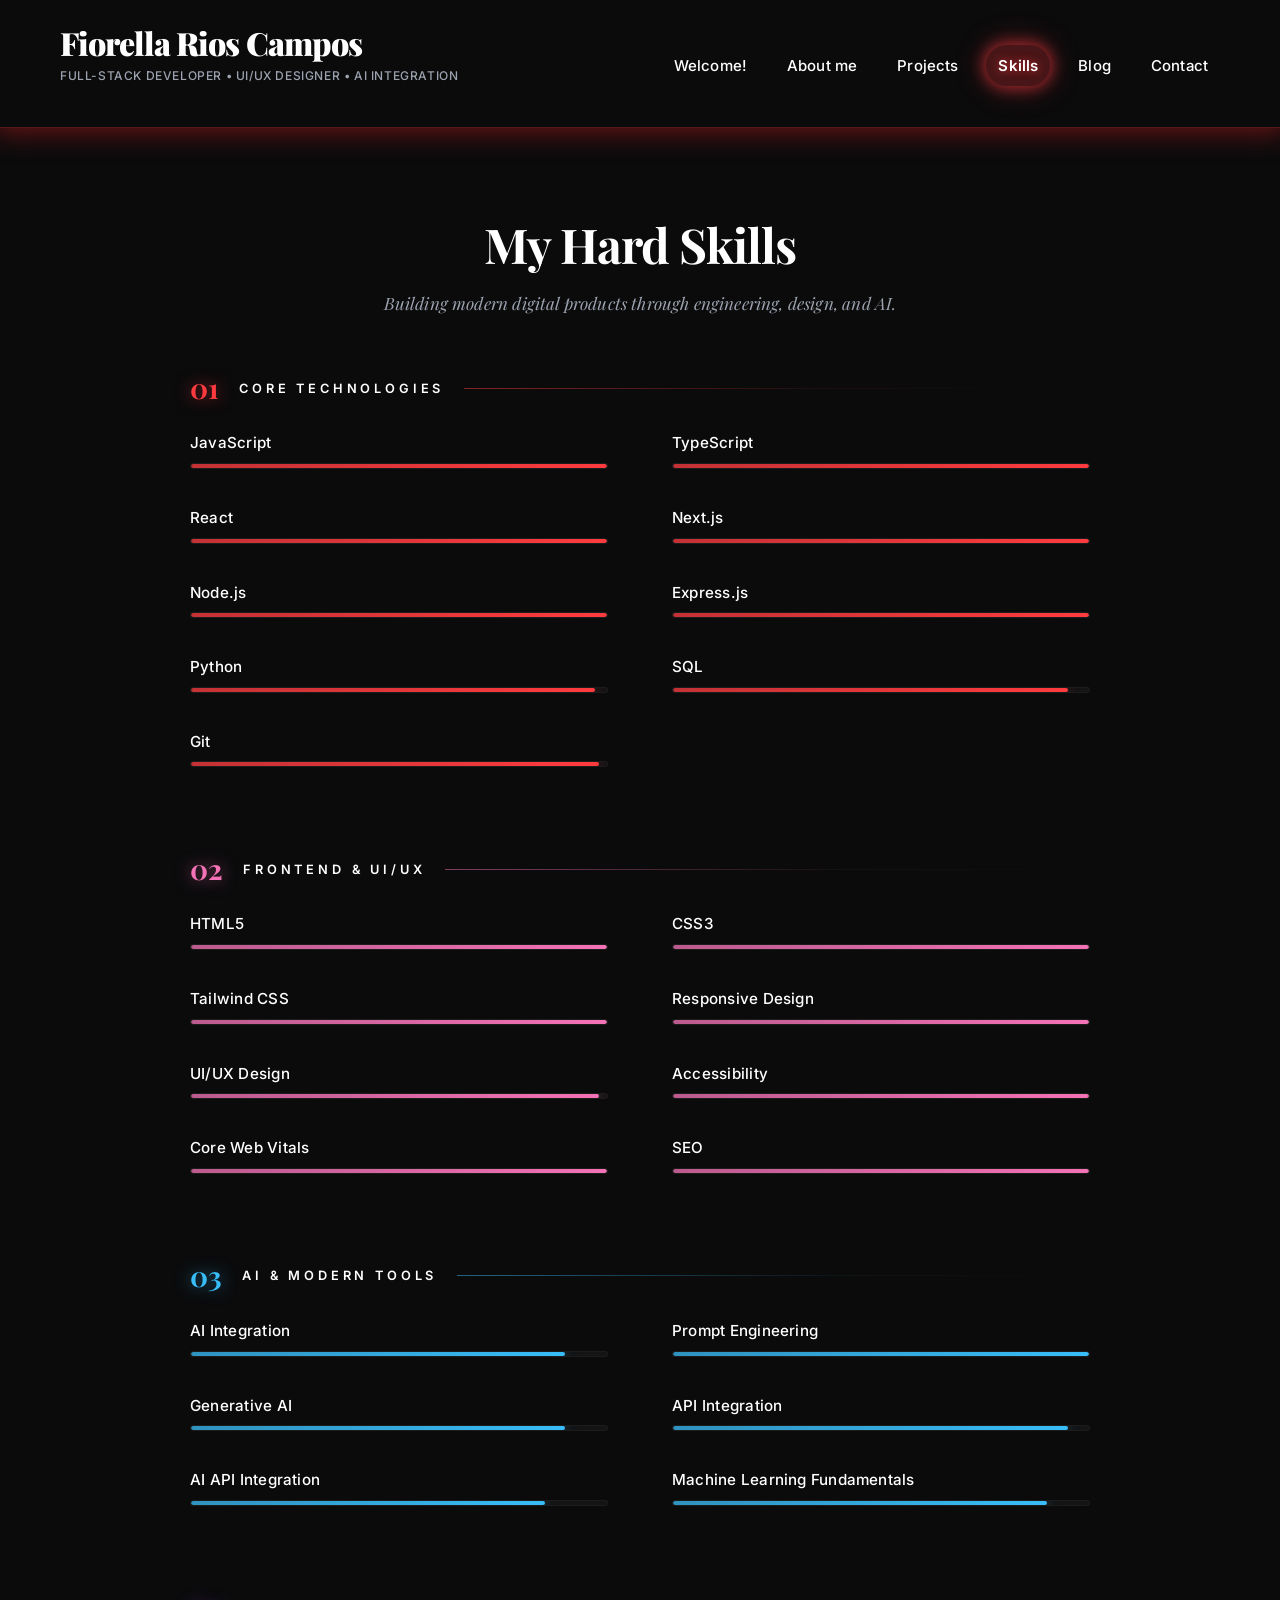
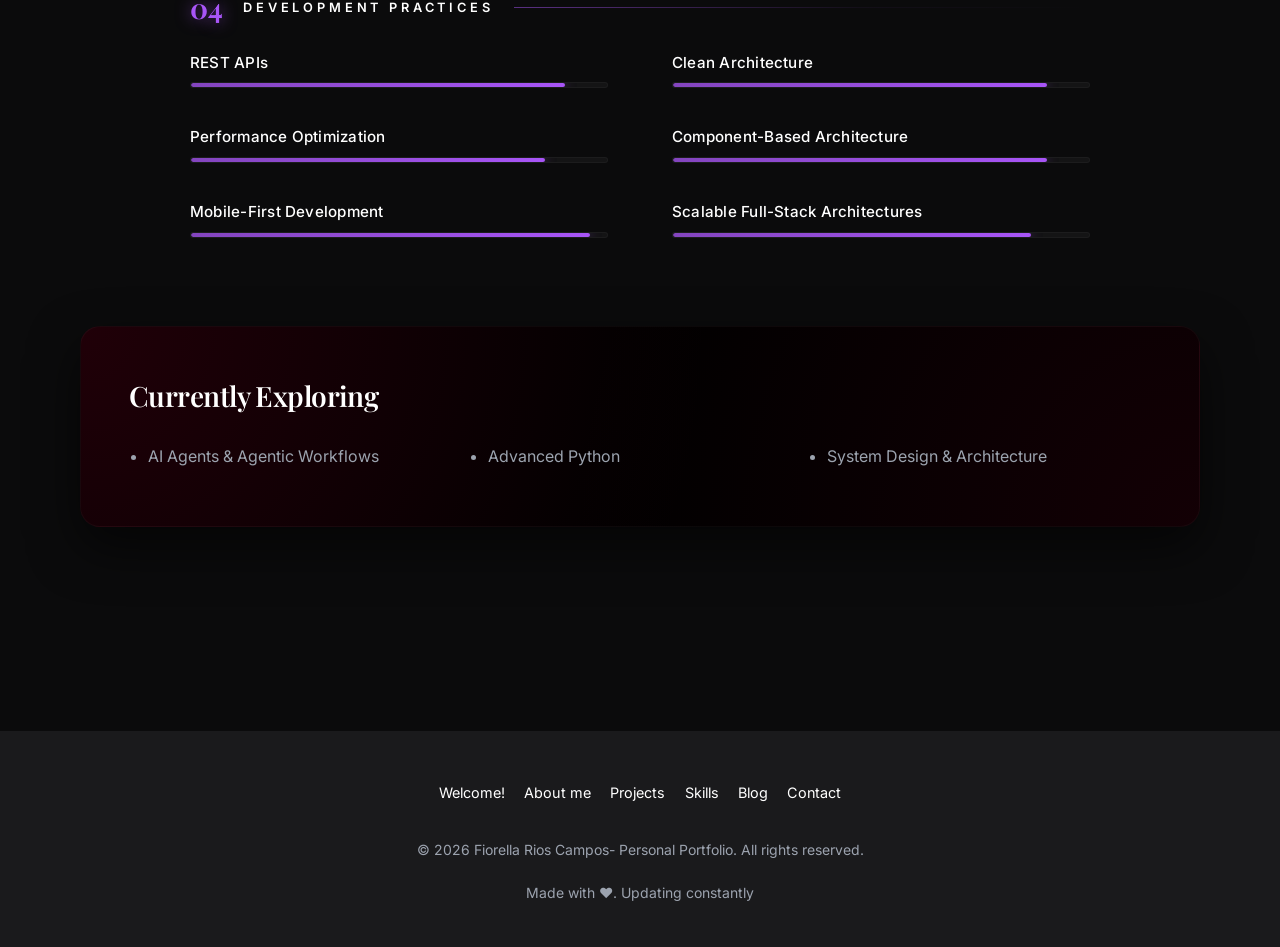
<file: skills.html>
<!DOCTYPE html>
<html lang="en">
<head>
    <meta charset="UTF-8">
    <meta name="viewport" content="width=device-width, initial-scale=1.0">
    <title>Skills | Fiorella Rios Campos</title>

    <meta name="description" content="Skills of Fiorella.R.C. Look out some of the hard skills Fiorella has.">
    <meta name="keywords" content="Fiorella Rios Campos, Web Development, Portfolio, Projects, Software, Programming, Fullstack, Frontend, Skills, Habilities, react, Js, python, JavaScript">
    <meta name="author" content="Fiorella Rios Campos">
    <meta name="robots" content="index,follow">
    
    <meta property="og:title" content="Skills - Fiorella">
  <meta property="og:description"
    content="Look at my skill! I'm constantly updating, perfectionating and aquiring new ones">
  <meta property="og:image" content="https://fiorella318.github.io/Fiorella-Rios-Campos.github.io/assets/img/about_2.jpeg">
  <meta property="og:url" content="https://fiorella318.github.io/Fiorella-Rios-Campos.github.io/skills.html">
  <meta property="og:type" content="website">
  <meta property="og:site_name" content="My personal Portfolio">

    <meta name="twitter:card" content="summary_large_image">
  <meta name="twitter:title" content="Fiorella, Skills">
  <meta name="twitter:description" content="Skilss">
  <meta name="twitter:image" content="https://fiorella318.github.io/Fiorella-Rios-Campos.github.io/assets/img/about_2.jpeg">
  <meta name="twitter:creator" content="@Fiore1228080348">

    <link rel="canonical" href="https://fiorella318.github.io/Fiorella-Rios-Campos.github.io/skills.html">

    <link rel="icon" type="image/png" href="./assets/icons/favicon-96x96.png" sizes="96x96" />
<link rel="icon" type="image/svg+xml" href="./assets/icons/favicon.svg" />
<link rel="shortcut icon" href="./assets/icons/favicon.ico" />
<link rel="apple-touch-icon" sizes="180x180" href="./assets/icons/apple-touch-icon.png" />
<meta name="apple-mobile-web-app-title" content="Fiorella's portfolio" />
<link rel="manifest" href="./site.webmanifest" />


    <link rel="preconnect" href="https://fonts.googleapis.com" />
    <link rel="preconnect" href="https://fonts.gstatic.com" crossorigin />
    <link
    href="https://fonts.googleapis.com/css2?family=Inter:wght@300;400;500;600;700&family=Playfair+Display:wght@400;700;900&display=swap"
    rel="stylesheet" />

    <link rel="stylesheet" href="./assets/css/styles.css" />
</head>
<body>
    <header class="header">
        <div class="header__container">
            <div class="header__brand">
                <h1 class="header__name">Fiorella Rios Campos</h1>
                <p class="header__tagline">Full-Stack Developer • UI/UX Designer • AI Integration</p>
            </div>

        <nav class="nav">
            <ul class="nav__list">
                <li class="nav__item">
                    <a href="./index.html" class="nav__link">Welcome!</a>
                </li>
                <li class="nav__item">
                    <a href="./about.html" class="nav__link">About me</a>
                </li>
                <li class="nav__item">
                    <a href="./projects.html" class="nav__link">Projects</a>
                </li>
                <li class="nav__item">
                    <a href="#skills" class="nav__link nav__link--active" >Skills</a>
                </li>
                <li class="nav__item">
                    <a href="./blog.html" class="nav__link">Blog</a>
                </li>
                <li class="nav__item">
                    <a href="./contact.html" class="nav__link">Contact</a>
                </li>
            </ul>
        </nav>
        </div>

    </header>

    <main class="main">
        <section class="skills" id="skills">
            <div class="skills__container">
                <h2 class="skills__title">My Hard Skills</h2>
                <p class="skills__tagline">Building modern digital products through engineering, design, and AI.</p>

                <!-- 01 — Core Technologies -->
                <div class="skills__group skills__group--core">
                    <h3 class="skills__category">
                        <span class="skills__category-num">01</span>
                        <span class="skills__category-text">Core Technologies</span>
                        <span class="skills__category-line"></span>
                    </h3>
                    <div class="skills__list">
                        <div class="skill">
                            <h4 class="skill__name">JavaScript</h4>
                            <div class="skill__bar" title="JavaScript proficiency">
                                <div class="skill__progress" style="width: 100%"></div>
                            </div>
                        </div>

                        <div class="skill">
                            <h4 class="skill__name">TypeScript</h4>
                            <div class="skill__bar" title="TypeScript proficiency">
                                <div class="skill__progress" style="width: 100%"></div>
                            </div>
                        </div>

                        <div class="skill">
                            <h4 class="skill__name">React</h4>
                            <div class="skill__bar" title="React proficiency">
                                <div class="skill__progress" style="width: 100%"></div>
                            </div>
                        </div>

                        <div class="skill">
                            <h4 class="skill__name">Next.js</h4>
                            <div class="skill__bar" title="Next.js proficiency">
                                <div class="skill__progress" style="width: 100%"></div>
                            </div>
                        </div>

                        <div class="skill">
                            <h4 class="skill__name">Node.js</h4>
                            <div class="skill__bar" title="Node.js proficiency">
                                <div class="skill__progress" style="width: 100%"></div>
                            </div>
                        </div>

                        <div class="skill">
                            <h4 class="skill__name">Express.js</h4>
                            <div class="skill__bar" title="Express.js proficiency">
                                <div class="skill__progress" style="width: 100%"></div>
                            </div>
                        </div>

                        <div class="skill">
                            <h4 class="skill__name">Python</h4>
                            <div class="skill__bar" title="Python proficiency">
                                <div class="skill__progress" style="width: 97%"></div>
                            </div>
                        </div>

                        <div class="skill">
                            <h4 class="skill__name">SQL</h4>
                            <div class="skill__bar" title="SQL proficiency">
                                <div class="skill__progress" style="width: 95%"></div>
                            </div>
                        </div>

                        <div class="skill">
                            <h4 class="skill__name">Git</h4>
                            <div class="skill__bar" title="Git proficiency">
                                <div class="skill__progress" style="width: 98%"></div>
                            </div>
                        </div>
                    </div>
                </div>

                <!-- 02 — Frontend & UI/UX -->
                <div class="skills__group skills__group--frontend">
                    <h3 class="skills__category">
                        <span class="skills__category-num">02</span>
                        <span class="skills__category-text">Frontend &amp; UI/UX</span>
                        <span class="skills__category-line"></span>
                    </h3>
                    <div class="skills__list">
                        <div class="skill">
                            <h4 class="skill__name">HTML5</h4>
                            <div class="skill__bar" title="HTML5 proficiency">
                                <div class="skill__progress" style="width: 100%"></div>
                            </div>
                        </div>

                        <div class="skill">
                            <h4 class="skill__name">CSS3</h4>
                            <div class="skill__bar" title="CSS3 proficiency">
                                <div class="skill__progress" style="width: 100%"></div>
                            </div>
                        </div>

                        <div class="skill">
                            <h4 class="skill__name">Tailwind CSS</h4>
                            <div class="skill__bar" title="Tailwind CSS proficiency">
                                <div class="skill__progress" style="width: 100%"></div>
                            </div>
                        </div>

                        <div class="skill">
                            <h4 class="skill__name">Responsive Design</h4>
                            <div class="skill__bar" title="Responsive Design proficiency">
                                <div class="skill__progress" style="width: 100%"></div>
                            </div>
                        </div>

                        <div class="skill">
                            <h4 class="skill__name">UI/UX Design</h4>
                            <div class="skill__bar" title="UI/UX Design proficiency">
                                <div class="skill__progress" style="width: 98%"></div>
                            </div>
                        </div>

                        <div class="skill">
                            <h4 class="skill__name">Accessibility</h4>
                            <div class="skill__bar" title="Accessibility proficiency">
                                <div class="skill__progress" style="width: 100%"></div>
                            </div>
                        </div>

                        <div class="skill">
                            <h4 class="skill__name">Core Web Vitals</h4>
                            <div class="skill__bar" title="Core Web Vitals proficiency">
                                <div class="skill__progress" style="width: 100%"></div>
                            </div>
                        </div>

                        <div class="skill">
                            <h4 class="skill__name">SEO</h4>
                            <div class="skill__bar" title="SEO proficiency">
                                <div class="skill__progress" style="width: 100%"></div>
                            </div>
                        </div>
                    </div>
                </div>

                <!-- 03 — AI & Modern Tools -->
                <div class="skills__group skills__group--ai">
                    <h3 class="skills__category">
                        <span class="skills__category-num">03</span>
                        <span class="skills__category-text">AI &amp; Modern Tools</span>
                        <span class="skills__category-line"></span>
                    </h3>
                    <div class="skills__list">
                        <div class="skill">
                            <h4 class="skill__name">AI Integration</h4>
                            <div class="skill__bar" title="AI Integration proficiency">
                                <div class="skill__progress" style="width: 90%"></div>
                            </div>
                        </div>

                        <div class="skill">
                            <h4 class="skill__name">Prompt Engineering</h4>
                            <div class="skill__bar" title="Prompt Engineering proficiency">
                                <div class="skill__progress" style="width: 100%"></div>
                            </div>
                        </div>

                        <div class="skill">
                            <h4 class="skill__name">Generative AI</h4>
                            <div class="skill__bar" title="Generative AI proficiency">
                                <div class="skill__progress" style="width: 90%"></div>
                            </div>
                        </div>

                        <div class="skill">
                            <h4 class="skill__name">API Integration</h4>
                            <div class="skill__bar" title="API Integration proficiency">
                                <div class="skill__progress" style="width: 95%"></div>
                            </div>
                        </div>

                        <div class="skill">
                            <h4 class="skill__name">AI API Integration</h4>
                            <div class="skill__bar" title="AI API Integration proficiency">
                                <div class="skill__progress" style="width: 85%"></div>
                            </div>
                        </div>

                        <div class="skill">
                            <h4 class="skill__name">Machine Learning Fundamentals</h4>
                            <div class="skill__bar" title="Machine Learning Fundamentals proficiency">
                                <div class="skill__progress" style="width: 90%"></div>
                            </div>
                        </div>
                    </div>
                </div>

                <!-- 04 — Development Practices -->
                <div class="skills__group skills__group--dev">
                    <h3 class="skills__category">
                        <span class="skills__category-num">04</span>
                        <span class="skills__category-text">Development Practices</span>
                        <span class="skills__category-line"></span>
                    </h3>
                    <div class="skills__list">
                        <div class="skill">
                            <h4 class="skill__name">REST APIs</h4>
                            <div class="skill__bar" title="REST APIs proficiency">
                                <div class="skill__progress" style="width: 90%"></div>
                            </div>
                        </div>

                        <div class="skill">
                            <h4 class="skill__name">Clean Architecture</h4>
                            <div class="skill__bar" title="Clean Architecture proficiency">
                                <div class="skill__progress" style="width: 90%"></div>
                            </div>
                        </div>

                        <div class="skill">
                            <h4 class="skill__name">Performance Optimization</h4>
                            <div class="skill__bar" title="Performance Optimization proficiency">
                                <div class="skill__progress" style="width: 85%"></div>
                            </div>
                        </div>

                        <div class="skill">
                            <h4 class="skill__name">Component-Based Architecture</h4>
                            <div class="skill__bar" title="Component-Based Architecture proficiency">
                                <div class="skill__progress" style="width: 90%"></div>
                            </div>
                        </div>

                        <div class="skill">
                            <h4 class="skill__name">Mobile-First Development</h4>
                            <div class="skill__bar" title="Mobile-First Development proficiency">
                                <div class="skill__progress" style="width: 96%"></div>
                            </div>
                        </div>

                        <div class="skill">
                            <h4 class="skill__name">Scalable Full-Stack Architectures</h4>
                            <div class="skill__bar" title="Scalable Full-Stack Architectures proficiency">
                                <div class="skill__progress" style="width: 86%"></div>
                            </div>
                        </div>
                    </div>
                </div>

            </div>

            <div class="learning">
                <h3 class="learning__title">Currently Exploring</h3>
                <ul class="learning__list">
                    <li class="learning__item">AI Agents &amp; Agentic Workflows</li>
                    <li class="learning__item">Advanced Python</li>
                    <li class="learning__item">System Design &amp; Architecture</li>
                </ul>
            </div>

        </section>
    </main>

    <footer class="footer">
        <div class="footer__container">
            <nav class="footer__nav">
                <ul class="footer__list">
                    <li class="footer__item"><a href="./index.html" class="footer__link">Welcome!</a></li>
                    <li class="footer__item"><a href="./about.html" class="footer__link">About me</a></li>
                    <li class="footer__item"><a href="./projects.html" class="footer__link">Projects</a></li>
                    <li class="footer__item"><a href="#skills" class="footer__link">Skills</a></li>
                    <li class="footer__item"><a href="./blog.html" class="footer__link">Blog</a></li>
                    <li class="footer__item"><a href="./contact.html" class="footer__link">Contact</a></li>
                </ul>
            </nav>

            <p class="footer__copyright">
                © 2026 Fiorella Rios Campos- Personal Portfolio. All rights reserved.
            </p>
            <p class="footer__credits">Made with ❤️. Updating constantly</p>
        </div>

    </footer>
    <script src="./assets/js/main.js"></script>
</body>
</html>
</file>
<file: assets/css/styles.css>
* {
  margin: 0;
  padding: 0;
  box-sizing: border-box;
}

:root {
  /* Typo */
  --font-main: "Inter", system-ui, sans-serif;
  --font-titles: "Playfair Display", Georgia, serif;

  /* Background and fixed */
  --bg-color: #0B0B0C;
  --color-white: #FFFFFF;
  --color-gray-light: #9CA3AF; /* <p> */
  --color-gray-dark: #1A1A1C;  /* <footer> */
  --blue-light: 166, 183, 216;
  --gray-color: 255, 255, 255; /*line*/

  /* Red tech */
  --primary-red: 255, 59, 63; 
  --color-accent: rgb(var(--primary-red));
  --secondary-red: rgb(90, 12, 12);

  /* Glow shadow */
  --shadow-glow: 0 0 24px 6px rgba(var(--primary-red), 0.4), 0 0px 20px 8px rgba(0, 0, 0, 1);

  /* Border radius */
  --radius-sm: 0.25rem;
  --radius-md: 0.5rem;
  --radius-lg: 1rem;
  --radius-full: 9999px;

}

body {
  color: var(--color-gray-light);
  background-color: var(--bg-color);
  font-family: var(--font-main);
  font-size: 1rem;
  line-height: 1.7;
  -webkit-font-smoothing: antialiased;
  text-rendering: optimizeLegibility;
  
}

h1,
h2,
h3,
h4 {
  font-family: var(--font-titles);
  font-weight: 700;
  line-height: 1.2;
  color: var(--color-white);
  /*Letter-spacing for titles*/
  letter-spacing: -0.02em;
}

h1 {
  font-size: 3rem; /* 48px */
  margin-bottom: 1.5rem;
  font-weight: 900;
}

h2 {
  font-size: 3rem; /* 36px */
  margin-top: 3rem;
  margin-bottom: 1.25rem;
}

h3 {
  font-size: 1.75rem; /* 28px */
  margin-top: 2.5rem;
  margin-bottom: 1rem;
  font-weight: 600;
}

h4 {
  font-size: 1.25rem; /* 20px */
  margin-top: 2rem;
  margin-bottom: 0.75rem;
  font-family: var(--font-main);
  font-weight: 600;
}

p {
  margin-bottom: 1.25rem;
  max-width: 70ch;
  color: var(--color-gray-light);
}

strong {
  font-weight: 600px;
}

/*ANIMATION ABOUT-ME*/
b {
    color: var(--blue-light);
    display: inline-block;
    position: relative;
    opacity: 0;
    /* We use 'ease-out' to make the fall quick at the beginning */
    animation: ballBounce 1.2s ease-out forwards;
}

/* The first b falls instantly (0s) */
p:nth-of-type(1) b {
    animation-delay: 0s;
}

/* The second b waits until the first one has almost finished its first impact */
p:nth-of-type(2) b {
    animation-delay: 0.4s;
}

/* The third b will have to wait a little longer */
p:nth-of-type(3) b {
    animation-delay: 0.8s;
}

@keyframes ballBounce {
    0% {
        transform: translateY(-200px); /* From the header */
        opacity: 0;
    }
    30% {
        transform: translateY(0);      /* First impact on the ground */
        opacity: 0.3;
    }
    50% {
        transform: translateY(-25px);  /* First bounce upwards */
        opacity: 0.5;
    }
    70% {
        transform: translateY(0);      /* Second Impact */
        opacity: 0.7;
    }
    85% {
        transform: translateY(-10px);  /* Second bounce (smaller) */
        opacity: 0.85;
    }
    100% {
        transform: translateY(0);      /* It stays still */
        opacity: 1;
    }
}



em {
  font-style: italic;
}

/*Larger introductory paragraphs*/
.welcome__description,
.about__text,
.skills__container,
.contact__description {
  font-size: 1.125rem; /* 18px */
  line-height: 1.8;
  color: var(--color-gray-light);
}

a {
  color: var(--color-white);
  text-decoration: none;
  text-decoration-thickness: 2px;
  text-underline-offset: 2px;
}


ul {
  list-style: none;
}

/*HEADER*/

.header {
  position: sticky;
  background-color: var(--bg-color);
  top: 0;
  z-index: 1000;
  border-bottom: 1px solid rgba(255, 59, 63, 0.3);
  box-shadow: var(--shadow-glow);
  width: 100%;
  padding: 1.5rem 0 0.5rem; 
}

.header__container {
  display: flex;
  justify-content: space-between;
  flex-wrap: wrap;
  margin: 0 auto;
  margin-bottom: 0.75rem;
  flex-direction: column; /*Stacked on mobile*/
  align-items: center;
  text-align: center;
  gap: 1.5rem;
  padding: 0 20px;
}

.header__brand {
  text-align: left;
  margin-bottom: 0;
}

.header__name {
  color: var(--color-white);
  margin-bottom: 4px;
  letter-spacing: -0.03em;
  font-size: 1.5rem; /* Reduced for mobile */
}


.header__tagline {
    font-size: 0.75rem; 
    letter-spacing: 0.05em;
    text-transform: uppercase;
    font-weight: 500;
    color: var(--color-gray-light);
}

.nav {
  text-align: left;
  width: 100%; /* Use the full width to center the list */
}

.nav__list {
    align-items: center;
    display: flex;
    justify-content: center; 
    flex-wrap: wrap; 
    gap: 0.5rem; 
    padding: 0;
    list-style: none;
}

.nav__item {
  display: block;
  margin: 0;
}

.nav__link {
  display: inline-block;
  font-weight: 500;
  letter-spacing: 0.01em;
  padding: 6px 10px;
  font-size: 0.85rem;
  color: var(--color-white);
  text-decoration: none;
  transition: all 0.3s ease;
  border-radius: 50px;
}


.nav__link:hover {
  color: var(--secondary-red);
  text-decoration: none;
  transform: translateY(-5px);
}

.nav__link--active {
  font-weight: 600;
  
  /* Capsule background (Subtle bright red) */
  background-color: rgba(var(--primary-red), 0.25); 

  /* Circular shadow (Intense Glow) */
  box-shadow: 
    0 0 15px 2px rgba(var(--primary-red), 0.6), /* Core brightness */
    0 0 30px 5px rgba(var(--primary-red), 0.2); /* Expanded glow */

  /* Add brightness to the letters to make them appear lit */
  text-shadow: 0 0 8px rgba(var(--primary-red), 0.8);
}

.header__container,
.welcome__container,
.about__container,
.projects__container,
.skills__container,
.footer__container,
.blog__container,
.contact,
.find-me {
  width: 100%;
  max-width: 1200px;
  margin-left: auto;
  margin-right: auto;
}

.main {
  margin: 0 auto;
  max-width: 1200px;
  padding: 0 20px 100px;
  display: flex;
  flex-direction: column;
  gap: 4rem;
}


/*FOOTER */
.footer {
  color: var(--color-gray-light);
  text-align: center;
  background: var(--color-gray-dark, #111);
  padding: 3rem 0 1.5rem; 
  margin-top: 4rem;
}

.footer__container {
  margin: 0 auto;
  padding: 0 20px;
  display: flex;
  flex-direction: column;
  align-items: center;
  gap: 2rem;
}

.footer__list {
  display: flex;
  flex-wrap: wrap;
  justify-content: center;
  margin: 0;
  gap: 1.2rem;
  list-style: none;
  padding: 0;
}

.footer__link {
  color: var(--color-white);
  margin: 0;
  display: inline-block;
  font-weight: 400;
  color: var(--color-white);
  font-size: 0.9rem;
  transition: color 0.3s;
}

.footer__link:hover {
  color: var(--color-accent);
  text-decoration: none;
}

.footer__copyright {
  margin-bottom: 0.5rem;
  font-size: 0.875rem;
}

.footer__credits {
  font-size: 0.875rem;
  line-height: 1.5;
  margin-top: -1.25rem;
}


/*WELCOME */

.welcome {
text-align: left;
  position: relative;
  min-height: 100vh;    
  display: flex;
  flex-direction: column; 
  justify-content: center;
  margin-bottom: 0;
  padding: 60px 0;
}

.welcome::before {
  content: "";
  position: absolute;
  top: 10px; 
  left: -150px;
  
  width: 500px;
  height: 500px;
  background: radial-gradient(
    circle, 
    rgba(var(--primary-red), 0.2) 0%, 
    rgba(var(--primary-red), 0) 70%
  );
  filter: blur(50px);
  border-radius: 50%;
  z-index: 0;
  pointer-events: none;

  /* Animation: name | duration | curve | final-mode */
  animation: slideInLight 1.8s cubic-bezier(0.22, 1, 0.36, 1) forwards;
}

/* Definition of movement */
@keyframes slideInLight {
  0% {
    transform: translateX(-100%) scale(0.8);
    opacity: 0;
  }
  100% {
    transform: translateX(0) scale(1);
    opacity: 1;
  }
}

/* --- GRAPHIC CONTAINER --- */
.welcome__image-wrapper {
    height: auto;
    overflow: visible;
    border: none;
    position: relative;
    width: 100%;
    max-width: 500px; 
    margin: 0 auto;
    aspect-ratio: 5 / 4; 
    display: flex;
    align-items: center;
    justify-content: center;
}

.blueprint-grid {
    position: absolute;
    width: 100%;
    height: 100%;
    background-image: 
    linear-gradient(rgba(var(--gray-color), 0.03) 1px, transparent 1px);
    background-size: 100% 40px; 
}

.line-path {
    fill: none;
    stroke-width: 3.5;
    stroke-linecap: round;
    stroke-dasharray: 1000;
    stroke-dashoffset: 1000;
    animation: drawPath 3s ease-out forwards;
}

/* NEON COLORS */
.dedication-path { stroke: #39ff14; filter: drop-shadow(0 0 8px #39ff14); }
.practicing-path { stroke: #ffcc00; filter: drop-shadow(0 0 8px #ffcc00); animation-delay: 0.1s; }
.learning-path { stroke: #00d2ff; filter: drop-shadow(0 0 8px #00d2ff); animation-delay: 0.2s; }

.intersection-point {
    fill: #ffffff;
    opacity: 0;
    filter: drop-shadow(0 0 15px #ffffff);
    animation: fadeInPoint 0.4s forwards 1.7s; /* It appears right at the crash */
}

.success-path {
    fill: none;
    stroke: #ffffff;
    stroke-width: 3;
    stroke-dasharray: 500;
    stroke-dashoffset: 500;
    filter: drop-shadow(0 0 10px #ffffff);
    animation: drawPath 1.2s ease-out forwards 2.1s;
}

.line-label {
    font-size: 13px;
    font-weight: 700;
    font-family: 'Inter', sans-serif;
    text-transform: uppercase;
    opacity: 0;
    animation: fadeInText 0.8s forwards 0.5s;
}

.glow-green { fill: #39ff14; text-shadow: 0 0 8px #39ff14; }
.glow-yellow { fill: #ffcc00; text-shadow: 0 0 8px #ffcc00; }
.glow-blue { fill: #00d2ff; text-shadow: 0 0 8px #00d2ff; }
.glow-white { fill: #ffffff; text-shadow: 0 0 12px #ffffff; }

.success-text {
    animation: fadeInText 0.8s forwards; /* We use this name in the script */
    animation-delay: 3s; /* The time we defined earlier */
}

/* Animations*/
@keyframes drawPath { to { stroke-dashoffset: 0; } }
@keyframes fadeInText { to { opacity: 1; } }
@keyframes fadeInPoint { 
    from { opacity: 0; transform: scale(0); transform-origin: center; } 
    to { opacity: 1; transform: scale(1); transform-origin: center; } 
}

.welcome__container{
  max-width: 1200px;
  margin: 0 auto;
  display: flex;
  flex-direction: column;
  gap: 3rem;
  padding: 20px;
  align-items: center;
  text-align: center;
}

.welcome__text-content {
    text-align: left;
    display: flex;
    flex-direction: column;
    align-items: center;
}

.welcome__title {
  margin-bottom: 0.5rem; 
}

.welcome__subtitle {
  margin-bottom: 1.5rem;
  font-size: 1.4rem;
  color: var(--color-white);
}

.welcome__description {
  margin-bottom: 2rem;
}

.welcome__actions {
  margin-bottom: 3rem;
  display: flex;
  gap: 4rem;
  justify-content: center;
  flex-wrap: wrap;
  text-underline-offset: 2px;
}

.welcome__actions .button {
  position: relative; 
  color: var(--color-white);
  text-decoration: none; 
  font-weight: 600;
  padding: 4px 0;
  transition: color 0.3s ease;
  display: inline-block;
}

/* We create the "invisible" line below */
.welcome__actions .button::after {
  content: '';
  position: absolute;
  width: 100%;
  height: 2px; /* Line thickness */
  bottom: 0;
  left: 0;
  background-color: var(--secondary-red); 
  
  
  /*Magic */
  transform: scaleX(0); /* The line starts with size 0 */
  transform-origin: bottom left; /* Drawn from the left */
  transition: transform 0.3s ease-out; /* Animation speed */
}

.welcome__actions .button:hover {
  color: var(--secondary-red);  
}

.welcome__actions .button:hover::after {
  transform: scaleX(1); /* The line grows to 100% */
}

.welcome__stats {
  grid-column: 1 / span 2; /* Cross from side to side */
  display: flex;
  justify-content: space-between; /* Separates them equally */
  margin-top: 4rem;
  padding-top: 2rem;
  border-top: 1px solid rgba(var(--gray-color), 0.1); /* Subtle dividing line */
  flex-direction: column;
  gap: 2rem;
  width: 100%;
}

.stat {
  flex: 1;
  text-align: center;
}

.stat__number {
  font-size: 1.8rem;
  font-weight: 650;
  color: var(--color-white);
  text-shadow: 0 0 15px rgba(var(--primary-red), 0.9); 
  margin-bottom: 0.5rem;
  animation: pulse 1s ease-in-out infinite;
  will-change: transform, text-shadow; /* Browser optimization */
}

@keyframes pulse {
  0% {
    transform: scale(1);
    text-shadow: 0 0 15px rgba(var(--primary-red), 0.9);
  }
  50% {
    transform: scale(1.5); 
    text-shadow: 0 0 25px rgba(var(--primary-red), 1), 
                 0 0 10px rgba(var(--primary-red), 0.6); 
  }
  100% {
    transform: scale(1);
    text-shadow: 0 0 15px rgba(var(--primary-red), 0.9);
  }
}

.stat__label {
  font-size: 0.875rem; /* 14px */
  color: rgba(var(--gray-color), 0.9);
  text-transform: uppercase;
  letter-spacing: 0.1em;
  font-weight: 500;
}

.skills-chart {
    width: 100%;
    height: auto; /* Allows the SVG to scale with the container */
    display: block;
}


/*BLOG SECTION*/
.blog__post {
    align-items: flex-start;
    display: flex;
    flex-direction: column; 
    gap: 1.5rem;
    margin-bottom: 3rem;
    padding: 15px;
    border-radius: var(--radius-lg);
    transition: background 0.3s ease;
    border-bottom: 1px solid rgba(255, 59, 63, 0.1); 
}

.post__image-container {
    flex: 0 0 300px; 
    width: 100%; 
    height: 220px; 
    overflow: hidden;
    border-radius: var(--radius-md);
    border: 1px solid rgba(var(--primary-red), 0.2);
    background-color: rgba(var(--primary-red), 0.05); 
}

.post__img {
    width: 100%;
    height: 100%;
    object-fit: cover; 
    transition: transform 0.5s ease;
}

.post__content {
    justify-content: center;
    flex: 1;
    display: flex;
    flex-direction: column;
}

.post__title {
    margin-top: 0; 
    margin-bottom: 0.5rem;
}

/* Hover effects */
.blog__post:hover {
    background: rgba(255, 255, 255, 0.03);
}

.blog__post:hover .post__img {
    transform: scale(1.05);
}

.post__link {
    transition: color 0.3s ease;
    font-weight: 500;
}

.post__link:hover {
    color: var(--color-accent);
}

.post__date {
    display: block;
    margin-bottom: 0.75rem;
    font-size: 0.9rem;
    color: var(--color-gray-light);
    opacity: 0.8;
}


/*ABOUT ME */
.about {   
  margin-bottom: 0;
    text-align: left;
    position: relative;
    min-height: 100vh;
    display: flex;
    flex-direction: column;
    justify-content: center;
    padding: 40px 0;
}

.about__container {
    display: flex;
    flex-direction: column; 
    align-items: center; 
    gap: 3rem;
    padding: 0 20px;
}

.about__image-container {
  flex: 0.25 0 300px; 
    width: 100%;
    max-width: 300px; 
    height: 300px; 
    position: relative;
}

.about__image {
  width: 100%;
  height: 100%;
  object-fit:cover;
  border-radius: var(--radius-full);
  /* BORDER: A subtle border that helps define the shape before the highlight */
  border: 2px solid rgba(var(--secondary-red), 0.5);
  
  /* SHADOW: We use your glow variable to make it shine outwards */
  box-shadow: var(--shadow-glow);
  
  transition: transform 0.5s ease, box-shadow 0.5s ease;
}

.about__content {
    flex: 1;
    width: 100%;
}

.about__image:hover {
  transform: scale(1.02);
  box-shadow: 0 0 40px 10px rgba(var(--primary-red), 0.6);
}

.about__quote {
    background-color: var(--color-gray-dark);
    padding: 1.5rem;
    margin: 2rem 0;
    border-radius: 0 var(--radius-lg) var(--radius-lg) 0;
    border-left: 4px solid var(--secondary-red);
}

.about__quote-text {
  font-style: italic;
  color: rgba(var(--blue-light), 0.85); 
  
}

.about__quote-author {
  font-size: 0.875rem;
  display: block;
  text-align: right;
  font-weight: 500;
  letter-spacing: 0.05em;
  margin-top: 1rem; 
  color: var(--color-white); 
}

.about__principles {
  width: 100%;
  padding-top: 2rem;
  border-top: 1px solid rgba(var(--gray-color), 0.1); 
  margin-top: 3rem;
}

.principles__title {
  text-align: center;
  margin-bottom: 2rem;
}

.principles__list {
  display: grid;
  grid-template-columns: repeat(auto-fit, minmax(300px, 1fr));
  gap: 1rem;
  padding: 0;
}

.principles__item {
  padding: 1.5rem;
  background-color: rgba(var(--gray-color), 0.03); 
  border: 1px solid rgba(var(--primary-red), 0.2); 
  border-radius: var(--radius-md);
  display: flex;
  flex-direction: column;
  gap: 0.75rem;
  text-align: center;
  transition: transform 0.3s ease, border-color 0.3s ease;
}

.principles__item:hover {
  transform: translateY(-5px);
  border-color: rgba(var(--primary-red), 0.6);
  color: var(--color-white);
  background-color: var(--color-gray-dark);
}

.principles__item strong {
  margin-right: 0.5rem;
  font-weight: 600;
  font-size: 1.0625rem;
}
.principles__item span {
  color: var(--color-gray-light); 
  font-size: 0.9375rem;
}

.principles__icon {
  font-size: 1.5rem;
  margin-right: 0.75rem;
  display: inline-block;
  animation: tilt 2s ease-in-out infinite;
  transform-origin: bottom center; 
}

@keyframes tilt {
  0%, 100% { transform: rotate(0deg); }
  25% { transform: rotate(10deg); }
  75% { transform: rotate(-10deg); }
}


/*SKILLS*/
.skills {
    padding: 40px 20px; 
}

.skills__container {
  max-width: 900px;
  margin: 0 auto;
}

.skills__title {
  text-align: center;
  margin-bottom: -1rem;
}

.skills__subtitle {
  text-align: center;
  color: var(--color-gray-light, #666666);
  margin-bottom: 2rem;
  font-size: 1.0625rem;
  font-weight: 400;
}

/* --- skills list --- */
.skills__list {
    display: flex;
    flex-direction: column;
    gap: 0.5rem; 
    margin-bottom: 3rem;
}

.skill {
  display: grid;
  grid-template-columns: 1fr auto;
  grid-template-rows: auto auto;
  gap: 0.5rem;
  align-items: center;
  margin-bottom: 1.5rem;
}

.skill__name {
  grid-column: 1;
  grid-row: 1;
  margin-bottom: 0;
  color: var(--color-white, #ffffff);
}

.skill__percentage {
  grid-column: 2;
  grid-row: 1;
  text-align: right;
  color: var(--color-gray-light, #666666);
  font-size: 0.875rem;
  font-weight: 500;
}

.skill__bar {
  grid-column: 1 / -1; /* Occupies both columns */
  grid-row: 2;
  height: 12px; 
  background-color: rgba(var(--gray-color), 0.1);
  border-radius: 10px;
  position: relative;
  overflow: hidden;
}

/* --- Color and Width Modifiers --- */
.skill__progress--html {
  --index: 0;
  width: 100%;
  background: linear-gradient(90deg, #f97316 0%, #fb923c 100%);
}

.skill__progress--css {
  --index: 1;
  width: 100%;
  background: linear-gradient(90deg, #06b6d4 0%, #22d3ee 100%);
}

.skill__progress--js {
  --index: 2;
  width: 100%;
  background: linear-gradient(90deg, #fbbf24 0%, #fde047 100%);
  animation-duration: 0.8s;
}

.skill__progress--git{
  --index: 3;
  width: 100%;
  background: linear-gradient(90deg, #f05032 0%, #fb7185 100%);
}

.skill__progress--cwc{
  --index: 4;
  width: 100%;
  background: linear-gradient(90deg, #10b981 0%, #34d399 100%);
}

.skill__progress--typescript{
  --index: 5;
  width: 100%;
  background: linear-gradient(90deg, #3178c6 0%, #60a5fa 100%);
}

.skill__progress--python{
  --index: 5;
  width: 90%;
  background: linear-gradient(90deg, #3776ab 0%, #ffd43b 100%);
}

.skill__progress--MT{
  --index: 7;
  width: 100%;
  background: linear-gradient(90deg, #0a9c6e9f 0%, #0a9c6e9f  100%);
}

.skill__progress--react{
  --index: 6;
  width: 100%;
  background: linear-gradient(90deg, #61dafb 0%, #a5f3fc 100%);
}

.skill__progress--tailwind{
  --index: 8;
  width: 100%;
  background: linear-gradient(90deg, #7e06d4 0%, #7e06d4 100%);
}

.skill__progress--node{
  --index: 9;
  width: 95%;
  background: linear-gradient(90deg, #96d406 0%, #96d406 100%);
}
.skill__progress--next{
  --index: 10;
  width: 95%;
  background: linear-gradient(90deg, #2506d4 0%, #2506d4 100%);
}
.skill__progress--express{
  --index: 11;
  width: 95%;
  background: linear-gradient(90deg, #d4066d 0%, #d4066d 100%);
}

/* --- Animations --- */

/* 1. Filling the bar */
@keyframes fillProgress {
  from { width: 0; }
}

/* 2. Shimmer Effect */
.skill__progress {
  position: absolute;
  top: 0;
  left: 0;
  height: 100%;
  border-radius: 12px;
  animation: fillProgress 1.5s ease-out forwards;
  animation-delay: calc(var(--index, 0) * 0.2s); 
  overflow: hidden; 
}

/* --- (Shimmer) --- */
.skill__progress::after {
  content: "";
  position: absolute;
  top: 0;
  left: -100%;
  width: 100%;
  height: 100%;
  background: linear-gradient(
    90deg,
    transparent,
    rgba(255, 255, 255, 0.4),
    transparent
  );
  /* The flash will now only travel the width of .skill__progress */
  animation: shimmer 2.5s infinite;
  animation-delay: 1.5s; 
}

@keyframes shimmer {
  0% { left: -100%; }
  100% { left: 100%; }
}

@media (min-width: 992px) {
  .skills__list {
    display: grid;
    grid-template-columns: 1fr 1fr; 
    column-gap: 4rem; 
    row-gap: 1rem;
  }
}

.learning {
  /* Base background with the two glows in the corners */
  background: 
        radial-gradient(circle at top left, rgba(128, 0, 32, 0.25) 0%, transparent 55%),
        radial-gradient(circle at bottom right, rgba(128, 0, 32, 0.15) 0%, transparent 55%),
        #000000;

  border: 1px solid rgba(255, 255, 255, 0.03);
  padding: 2rem;
  border-radius: 20px;
  position: relative;
  overflow: hidden;
  
    box-shadow: 0 20px 50px rgba(0, 0, 0, 0.6);
    transition: all 0.5s ease;
}


.learning:hover {
  background: linear-gradient(135deg, rgba(128, 0, 32, 0.5) 0%, rgba(0, 0, 0, 0) 100%);
  transform: translateY(-5px); 
}

.learning__container {
      margin-top: 0.5rem;
}

.learning__title {
    margin-bottom: 2rem;
    margin-top: 0.25rem;
}

.learning__list {
    display: grid;
    grid-template-columns: repeat(auto-fill, minmax(160px, 1fr));
    list-style-type: disc; 
    gap: 1rem;
    padding-left: 1.2rem; 
}

.learning__item {
    color: var(--color-gray-light);
    margin-bottom: 0.5rem;
    line-height: 1.6;
}


/*CONTACT*/
.contact {
    padding: 40px 20px;
    position: relative;
    background: radial-gradient(circle at center, rgba(128, 0, 32, 0.08) 0%, transparent 70%);
}

.contact__container {
    max-width: 1200px;
    margin: 0 auto;
}

.contact__title {
  text-align: center;
}

.contact__description {
    text-align: center;
    color: var(--color-gray-light, #a1a1a1);
    line-height: 1.6;
    margin: 0 auto 2rem auto;
    max-width: 600px; 
}

/* --- Form Container --- */
.contact__message {
    width: 100%;
    max-width: 600px;
    margin: 0 auto;
    background: rgba(255, 255, 255, 0.03);
    border: 1px solid rgba(128, 0, 32, 0.2);
    padding: 1.5rem; 
    border-radius: 20px;
    backdrop-filter: blur(10px);/* Cristal effect */
}

/* --- Form --- */
.contact__form {
    display: flex;
    flex-direction: column; 
    gap: 1.2rem;
}

.contact__label {
    display: block;
    margin-bottom: 0.5rem;
    font-size: 0.9rem;
    color: var(--color-white);
}

/* --- Ilumination (:focus) --- */
.contact__input {
    resize: vertical;
    width: 100%;
    background: rgba(255, 255, 255, 0.05);
    border: 1px solid rgba(255, 255, 255, 0.1);
    padding: 1rem;
    color: white;
    border-radius: 8px;
    transition: all 0.3s ease;
}

.contact__input:focus {
    outline: none;
    border-color: #e11d48; 
    background: rgba(128, 0, 32, 0.1); 
    box-shadow: 0 0 15px rgba(225, 29, 72, 0.3); 
}

.contact__button {
    justify-self: center; 
    padding: 1rem 3rem;
    background: #800020;
    color: white;
    border: none;
    border-radius: 50px;
    font-weight: bold;
    cursor: pointer;
    transition: 0.3s;
}

.contact__button:hover {
    background: #e11d48;
    box-shadow: 0 0 20px rgba(225, 29, 72, 0.4);
}

.find-me {
    padding: 3rem 20px;
    border-top: 1px solid rgba(255, 255, 255, 0.05);
}

.find-me__container {
  margin-top: 1rem;
}

.find-me__title {
    margin-top: 1rem;
    text-align: center;
    font-size: 2rem; 
    margin-bottom: 2rem;
}

.find-me__list {
    justify-content: center;
    flex-wrap: wrap; 
    display: grid;
    grid-template-columns: repeat(auto-fit, minmax(240px, 1fr));
    gap: 1.5rem;
    padding: 0;
    list-style: none;
}

.find-me__link {
    min-width: 220px;
    display: block;
    padding: 1.2rem;
    background: rgba(255, 255, 255, 0.02);
    border: 1px solid rgba(255, 255, 255, 0.05);
    border-radius: 15px;
    text-decoration: none;
    transition: all 0.4s cubic-bezier(0.175, 0.885, 0.32, 1.275);
}

.find-me__link:hover {
    transform: translateY(-10px); 
    background: rgba(128, 0, 32, 0.1); 
    border-color: #e11d48; 
    box-shadow: 0 15px 30px rgba(225, 29, 72, 0.2); 
}

.find-me__content {
    display: flex;
    align-items: center;
    gap: 1rem;
}

.find-me__icon {
    width: 35px; 
    height: 35px;
    object-fit: contain;
}

.find-me__text {
    display: flex;
    flex-direction: column; 
}

.find-me__name {
    color: #ffffff;
    font-weight: bold;
    font-size: 1.1rem;
}

.find-me__user {
    color: var(--color-gray-light);
    font-size: 0.85rem;
    margin-top: 0.2rem;
}

.contact__footer {
    text-align: center;         
    max-width: 500px;           
    margin: 2rem auto 0 auto;   
    font-size: 0.8rem;
    color: rgba(255, 255, 255, 0.4);
    line-height: 1.5;
}

.contact__footer a {
    color: #e11d48; 
    text-decoration: none;
    transition: color 0.3s;
}

.contact__footer a:hover {
    text-decoration: underline;
    color: #fb7185; 
}


/*PROJECTS*/
.projects {
  padding: 20px 0;
}

.project__container {
  max-width: 1200px;
  margin: 0 auto;
}

.book__system {
    min-height: 650px;
    background: radial-gradient(circle at center, rgba(128, 0, 32, 0.25) 0%, transparent 70%);
    display: flex;
    flex-direction: column; 
    align-items: center;
    justify-content: center;
    gap: 40px; 
    perspective: 2000px;
    width: 100%;
    margin-top: 30px;
}

/* The container that pushes the buttons when opened */
.book-container {
    width: 400px; /* One page  */
    height: 550px;
    position: relative;
    transition: width 1s ease, transform 1s ease; 
    margin: 0 auto; 
}

.book-container.open {
    width: 800px; /* Two pages */
}

.book {
    position: relative;
    width: 100%;
    height: 100%;
    transform-style: preserve-3d;
    transition: transform 1s;
}

/* --- 2. PAGES AND FACES --- */
.paper {
    top: 0;
    right: 0;
    transform-style: preserve-3d;
    transform-origin: left;
    transition: transform 1s, z-index 0.5s;
    position: absolute;
    width: 100%;
    height: 100%;
    display: none; /* Hidden byb default*/
}

.paper.active-paper {
    display: block; /* Only the current sheet is visible */
}

.front, .back {
    position: absolute;
    width: 100%;
    height: 100%;
    top: 0;
    left: 0;
    backface-visibility: hidden;
    padding: 40px 30px;
    background: linear-gradient(135deg, #0a0a0a 0%, #121212 100%);
    border: 1px solid rgba(255, 255, 255, 0.05); 
    border-left: 1px solid rgba(128, 0, 32, 0.3); 
    box-shadow: 15px 0 35px rgba(0,0,0,0.5); 
    display: flex;
    flex-direction: column;
    justify-content: flex-start;
}

/* Depth effect on the spine (book style) */
.front::before {
    content: '';
    position: absolute;
    top: 0; left: 0; width: 15px; height: 100%;
    background: linear-gradient(to right, rgba(0,0,0,0.5), transparent);
}

.back::before {
    content: '';
    position: absolute;
    top: 0; right: 0; width: 15px; height: 100%;
    background: linear-gradient(to left, rgba(0,0,0,0.5), transparent);
}

.back { transform: rotateY(180deg); }

.flipped { transform: rotateY(-180deg); }

/* --- 3. COVER STYLES (GLOW EFFECT) --- */
.cover-design .cover-border {
    border: none;
    width: 100%;
    height: 100%;
    display: flex;
    flex-direction: column;
    justify-content: center;
    align-items: center;
    position: relative;
}

.book__cover-title {
    font-family: var(--font-family-serif); 
    font-size: 3.5rem;
    color: #fff;
    text-shadow: 0 0 15px rgba(128, 0, 32, 0.8);
    animation: titleGlow 1s ease-in-out infinite alternate;
}

@keyframes titleGlow {
    from { text-shadow: 0 0 15px rgba(128, 0, 32, 0.6); }
    to { text-shadow: 0 0 30px rgba(225, 29, 72, 0.8), 0 0 10px #fff; }
}

.open-btn {
    background: linear-gradient(135deg, #e11d48 0%, #800020 100%);
    padding: 12px 35px;
    border-radius: 50px;
    text-transform: uppercase;
    letter-spacing: 2px;
    box-shadow: 0 4px 15px rgba(128, 0, 32, 0.4);
    color: #fff;
    border: none;
    font-weight: bold;
    cursor: pointer;
    transition: all 0.3s ease;
    margin-top: 25px;
    animation: bounceInfinite 1s linear infinite;
}

@keyframes bounceInfinite {
    0% { transform: translateY(0); }
    50% { transform: translateY(-12px); } /* Up */
    100% { transform: translateY(0); }    /* Down */
}

.open-btn:hover {
    background: var(--secondary-red);
    box-shadow: 0 0 15px var(--secondary-red);
    transform: scale(1.05);
    animation-play-state: paused; 
    background: #e11d48;
    transform: scale(1.1);
}

/* --- 4. INDEX (HOVER EFFECT) --- */
.book__index-list { list-style: none; margin-top: 20px; }

.book__index-list li {
    padding: 12px 0;
    color: #ccc;
    cursor: pointer;
    position: relative;
    transition: color 0.3s;
}

.book__index-list li:hover { color: var(--color-accent); }

.book__index-list li::after {
    content: '';
    position: absolute;
    width: 0;
    height: 1px;
    bottom: 5px;
    left: 0;
    background: var(--color-accent);
    transition: width 0.4s ease;
}

.book__index-list li:hover::after { width: 100%; }

/* --- 5. PROJECT CONTENT AND JUMP BUTTON --- */
.project-node h4 {
    color: #fff;
    text-shadow: 0 0 8px rgba(255,255,255,0.2);
    font-size: 1.8rem;
    background: linear-gradient(to right, #ffffff, #e11d48);
    -webkit-background-clip: text;
    -webkit-text-fill-color: transparent;
    border-bottom: 2px solid rgba(128, 0, 32, 0.3);
    padding-bottom: 5px;
    display: inline-block;
}

/* The container so nothing moves */
.project-description {
    color: var(--color-gray-light);
    font-size: 0.95rem;
    line-height: 1.6;
    word-wrap: break-word;
    margin: 0;
    display: block;
    margin-bottom: 15px;
    opacity: 0; 
    transition: opacity 0.3s ease;
    white-space: pre-wrap;
    min-height: 1.2em; 
}

/* The blinking cursor (typewriter feel) */
.typing-cursor::after {
    margin-left: 2px;
    content: "|";
    animation: blink 0.8s infinite;
    color: #e11d48;
}


.project-info-container {
    width: 100%;
    display: block; /* Block is more secure for text than flex */
    position: relative;
    padding-top: 10px;
}

.p-media {
    width: 80%;           
    height: 150px;
    margin: 0 auto 15px auto;
    border-radius: 6px;
    overflow: hidden;
}

.p-media img { width: 100%; height: 100%; object-fit: cover; }

.p-link {
    position: absolute;
    bottom: 30px;      
    left: 50%;         
    transform: translateX(-50%); 
    padding: 12px 25px;
    background: rgba(128, 0, 32, 0.2);
    border: 1px solid rgba(225, 29, 72, 0.5);
    border-radius: 8px;
    color: #fff;
    text-decoration: none;
    font-weight: bold;
    transition: all 0.3s ease;
    white-space: nowrap;
  }

.p-link:hover {
    /* The jump is relative to its fixed position */
    transform: translateX(-50%) translateY(-10px); 
    background: rgba(128, 0, 32, 0.4);
    box-shadow: 0 10px 25px rgba(225, 29, 72, 0.5);
    border-color: #e11d48;
}


/* --- 6. NAVIGATION BUTTONS --- */
.book-nav-btn {
    width: 50px;
    height: 50px;
    border-radius: 50%;
    cursor: pointer;
    z-index: 100;
    opacity: 0;
    pointer-events: none;
    backdrop-filter: blur(5px);
    transition: all 0.5s cubic-bezier(0.4, 0, 0.2, 1);
    background: rgba(128, 0, 32, 0.4); 
    border: 1px solid rgba(225, 29, 72, 0.8); 
    color: white;
    box-shadow: 0 0 15px rgba(128, 0, 32, 0.3);
}

.book-nav-btn.visible { opacity: 1; pointer-events: all; }

.book-nav-btn:hover {
    background: rgba(128, 0, 32, 0.2);
    border-color: #e11d48;
    transform: scale(1.1) rotate(10deg); 
    box-shadow: 0 0 25px rgba(225, 29, 72, 0.4);
}

.control-buttons {
    display: flex;
    gap: 20px;
    justify-content: center;
    width: 100%;
    z-index: 100;
    padding-bottom: 20px;
}

/* added by the JS only when it starts writing */
.project-description.is-writing {
    opacity: 1 !important;
}

@keyframes blink { 50% { opacity: 0; } }




/*-------------MEDIA QUERIES------------*/

/* --- MOBILE (Specific settings for small screens) --- */
@media (max-width: 768px) {
    .principles__list {
        grid-template-columns: 1fr;
    }
}

/* --- TABLET / SMALL DESKTOP (From 768px) --- */
@media (min-width: 768px) {
    /* Header & Nav */
    .header__container {
        flex-direction: row; 
        justify-content: space-between;
        text-align: left;
    }
    .header__name { font-size: 2rem; }
    .nav { width: auto; }
    .nav__list { gap: 1rem; }
    .nav__link { font-size: 0.9375rem; padding: 8px 12px; }

    /* Contact */
    .contact__message { padding: 2.5rem; }
    .find-me__title { font-size: 2.85rem; }
}

/* --- LARGE SCREENS (Standardized from 1024px) --- */
@media (min-width: 1024px) {
    /* Welcome */
    .welcome__container {
        display: grid;
        grid-template-columns: 1fr 1fr; 
        text-align: left;
        align-items: center;
        min-height: 70vh;
        gap: 2rem;
    }
    .welcome__text-content { align-items: flex-start; }
    .welcome__image-wrapper { margin: 0; }
    .welcome__stats {
        grid-column: 1 / span 2; 
        flex-direction: row; 
        justify-content: space-between;
        margin-top: 4rem;
    }

    /* About */
    .about__container {
        flex-direction: row-reverse; 
        align-items: flex-start;
        gap: 4rem;
    }
    .about__image-container {
        flex: 0 0 350px; 
        height: 450px;
        position: sticky; 
        top: 120px;
    }
    .about__image { border-radius: var(--radius-full); }

    /* Blog (Unified from 992px to 1024px for consistency) */
    .blog__post {
        flex-direction: row-reverse; 
        align-items: center;
        gap: 3rem;
        padding: 25px;
        border-bottom: none;
    }
    .post__image-container { flex: 0 0 350px; height: 240px; }
    .post__img { object-fit: contain; }

    /* Skills & Learning */
    .skills__list {
        display: grid;
        grid-template-columns: 1fr 1fr; 
        column-gap: 4rem;
        row-gap: 1rem;
    }
    .learning { padding: 3rem; }
    .learning__list { grid-template-columns: repeat(3, 1fr); }

    /* Contact */
    .contact { padding: 60px 0; }

    /* --- BOOK SYSTEM (PC) --- */
   .book__system {
        display: flex;
        flex-direction: column;
        align-items: center;    
        perspective: 2000px;
        overflow: hidden; 
        gap: 10px;          /* Minimum space between book and buttons */
        min-height: 700px;  
        justify-content: center;
    }

    .book-container {
        width: 400px; 
        height: 550px;
        position: relative;
        transition: transform 1s ease-in-out; 
        transform: translateX(0); 
    }

    /*perfectly centered*/
    .book-container.open {
        width: 400px !important; 
        transform: translateX(200px); 
    }

    .control-buttons {
        margin-top: 10px; 
        gap: 3rem;          /*horizontal*/
        display: flex;
        justify-content: center;
        width: 100%;
        position: relative;
        z-index: 100;
    }

    /* Pages */
    .paper {
        display: block !important;
        position: absolute;
        width: 100%;
        height: 100%;
        top: 0;
        right: 0;
        transform-origin: left;
        transition: transform 1s, z-index 0.5s;
    }

    .front, .back { backface-visibility: hidden; }
    .back { transform: rotateY(180deg); }
}

/* --- MOBILE BOOK LOGIC (Settings for touchscreens/small screens) --- */
@media (max-width: 1023px) {
    .book-container {
        transform: translateX(0) !important;
        width: 90vw;
    }
    .front, .back {
        position: absolute !important;
        width: 100%;
        height: 100%;
        top: 0;
        left: 0;
        display: none; 
        transform: none !important; 
    }
    .face-active {
        display: flex !important;
        flex-direction: column;
        justify-content: flex-start;
        overflow-y: auto;
    }
}


.video-container {
    position: relative;
    padding-bottom: 56.25%; 
    overflow: hidden;
    max-width: 100%;
    background: #000;
    margin-bottom: 20px;

    width: 80%;           
    height: 150px;
    margin: 0 auto 15px auto;
    border-radius: 6px;
}

.video-container iframe {
    position: absolute;
    top: 0;
    left: 0;
    width: 100%;
    height: 100%;
}

/* ===================================== */
/* === SKILLS SECTION — MODERN REDESIGN === */
/* ===================================== */

/* Per-category color palette (harmonized warm-to-cool spectrum) */
/* Each group sets --bar-rgb, used by its number, line, and bars */
.skills__group--core    { --bar-rgb: var(--primary-red); }         /* 255, 59, 63   — crimson */
.skills__group--frontend { --bar-rgb: 244, 114, 182; }              /* rose pink */
.skills__group--ai       { --bar-rgb: 56, 189, 248; }               /* electric cyan */
.skills__group--dev      { --bar-rgb: 168, 85, 247; }               /* royal purple */

/* Tagline — editorial italic line under the title */
.skills__tagline {
    text-align: center;
    color: var(--color-gray-light);
    font-family: var(--font-titles);
    font-style: italic;
    font-size: 1.0625rem;
    font-weight: 400;
    max-width: 580px;
    margin: 2rem auto 3.5rem;
    line-height: 1.7;
    letter-spacing: 0.01em;
}

/* Numbered category headers (magazine-style) */
.skills__category {
    display: flex;
    align-items: center;
    gap: 1.25rem;
    margin-top: 4rem;
    margin-bottom: 2rem;
    font-family: var(--font-main);
    font-size: 0.8rem;
    font-weight: 600;
    letter-spacing: 0.3em;
    text-transform: uppercase;
    color: var(--color-white);
    line-height: 1.2;
}

.skills__group:first-of-type .skills__category {
    margin-top: 2.5rem;
}

.skills__category-num {
    font-family: var(--font-titles);
    font-size: 1.75rem;
    font-weight: 700;
    color: rgb(var(--bar-rgb, var(--primary-red)));
    letter-spacing: 0;
    text-shadow: 0 0 16px rgba(var(--bar-rgb, var(--primary-red)), 0.6);
    line-height: 1;
    flex-shrink: 0;
}

.skills__category-text {
    flex-shrink: 0;
}

.skills__category-line {
    flex: 1;
    height: 1px;
    background: linear-gradient(90deg,
        rgba(var(--bar-rgb, var(--primary-red)), 0.5) 0%,
        rgba(var(--bar-rgb, var(--primary-red)), 0.05) 60%,
        transparent 100%);
    min-width: 40px;
}

/* Skill row refinements — no percentage label, tighter rhythm */
.skills__list .skill {
    grid-template-columns: 1fr;
    grid-template-rows: auto auto;
    gap: 0.65rem;
    margin-bottom: 1.5rem;
    transition: transform 0.35s ease;
}

.skills__list .skill__name {
    grid-column: 1;
    grid-row: 1;
    font-size: 0.95rem;
    font-weight: 500;
    font-family: var(--font-main);
    color: var(--color-white);
    letter-spacing: 0.015em;
    margin: 0;
}

.skills__list .skill__bar {
    grid-column: 1;
    grid-row: 2;
    height: 6px;
    background-color: rgba(255, 255, 255, 0.04);
    border: 1px solid rgba(255, 255, 255, 0.03);
    border-radius: 10px;
    overflow: hidden;
    position: relative;
}

/* Default fill — uses the category's --bar-rgb variable */
.skill__progress:not([class*="skill__progress--"]) {
    background: linear-gradient(90deg,
        rgba(var(--bar-rgb, var(--primary-red)), 0.75) 0%,
        rgba(var(--bar-rgb, var(--primary-red)), 1) 100%);
    box-shadow:
        0 0 12px rgba(var(--bar-rgb, var(--primary-red)), 0.5),
        0 0 24px rgba(var(--bar-rgb, var(--primary-red)), 0.2);
    animation-delay: 0s;
}

/* Subtle hover lift + intensified glow */
.skills__list .skill:hover {
    transform: translateX(4px);
}

.skills__list .skill:hover .skill__progress:not([class*="skill__progress--"]) {
    box-shadow:
        0 0 16px rgba(var(--bar-rgb, var(--primary-red)), 0.75),
        0 0 32px rgba(var(--bar-rgb, var(--primary-red)), 0.35);
}

/* Breathing room before Currently Exploring card */
.learning {
    margin-top: 4rem;
}
</file>
